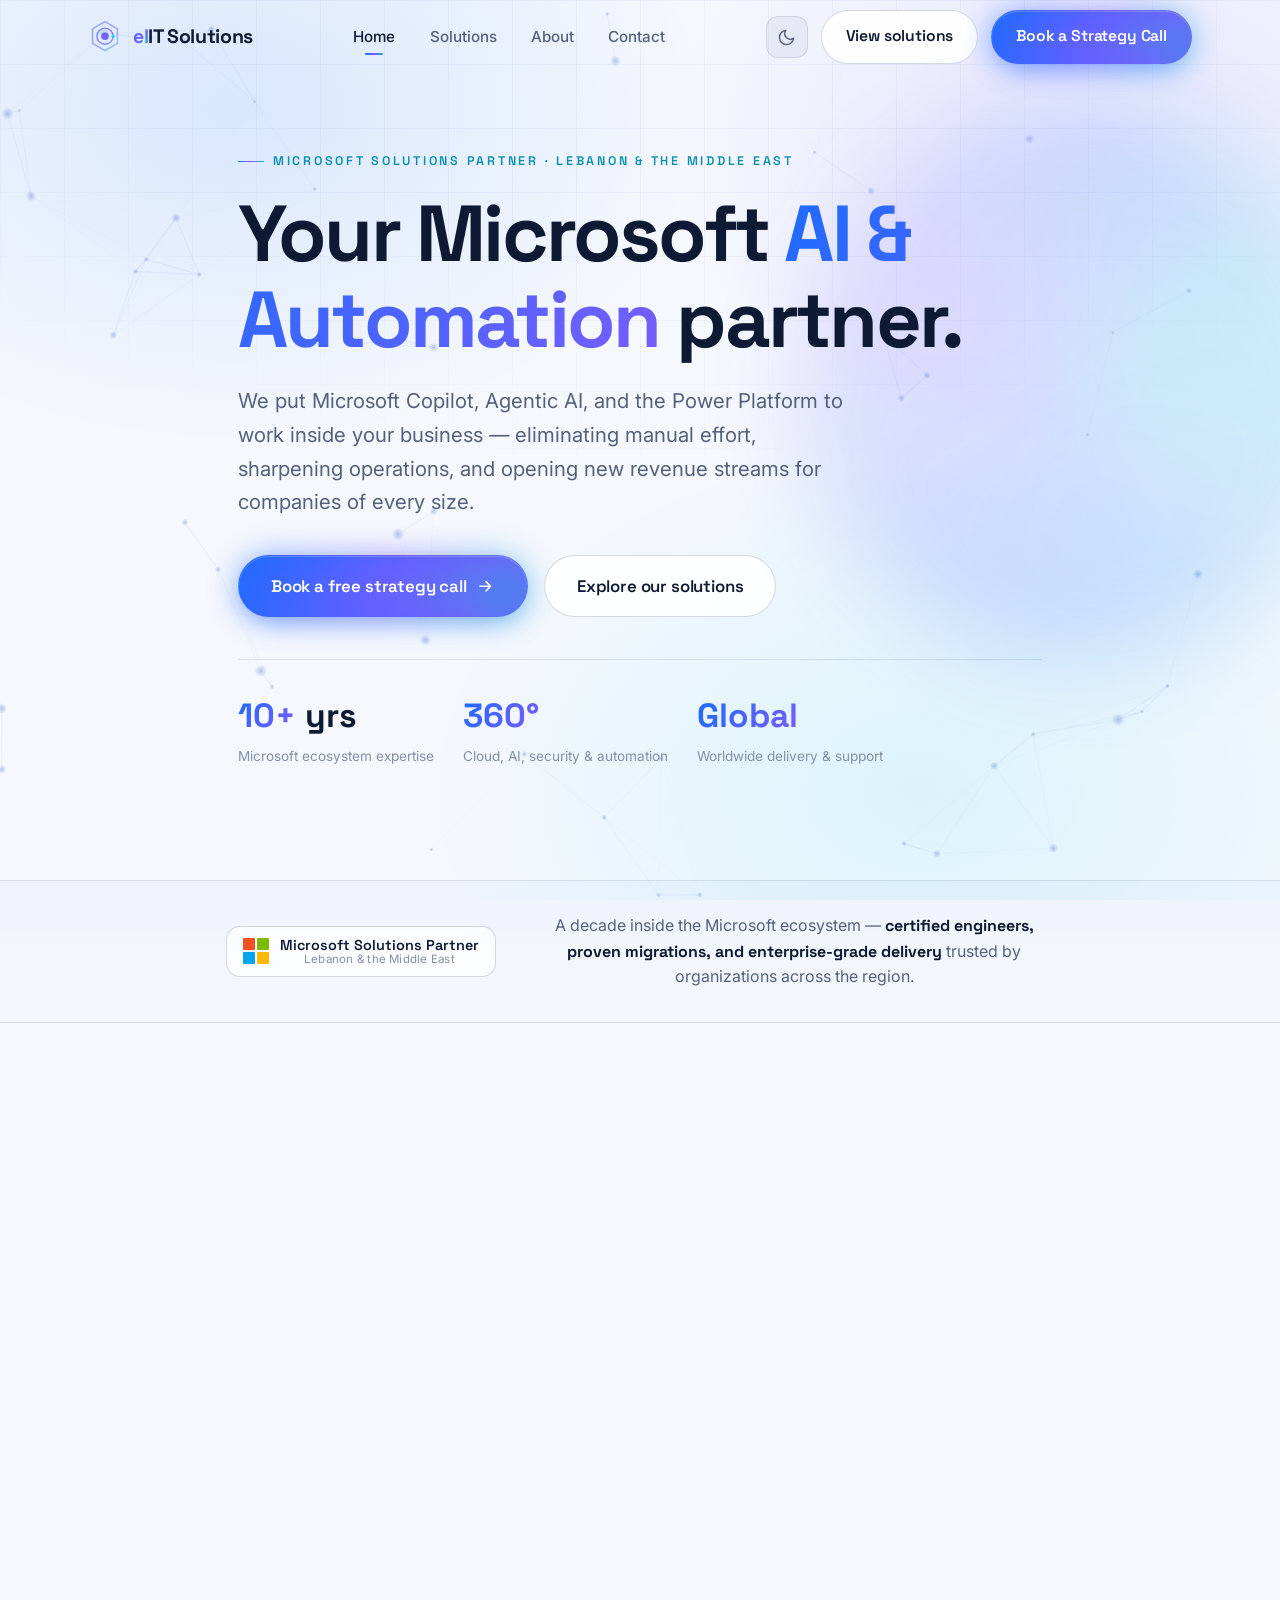
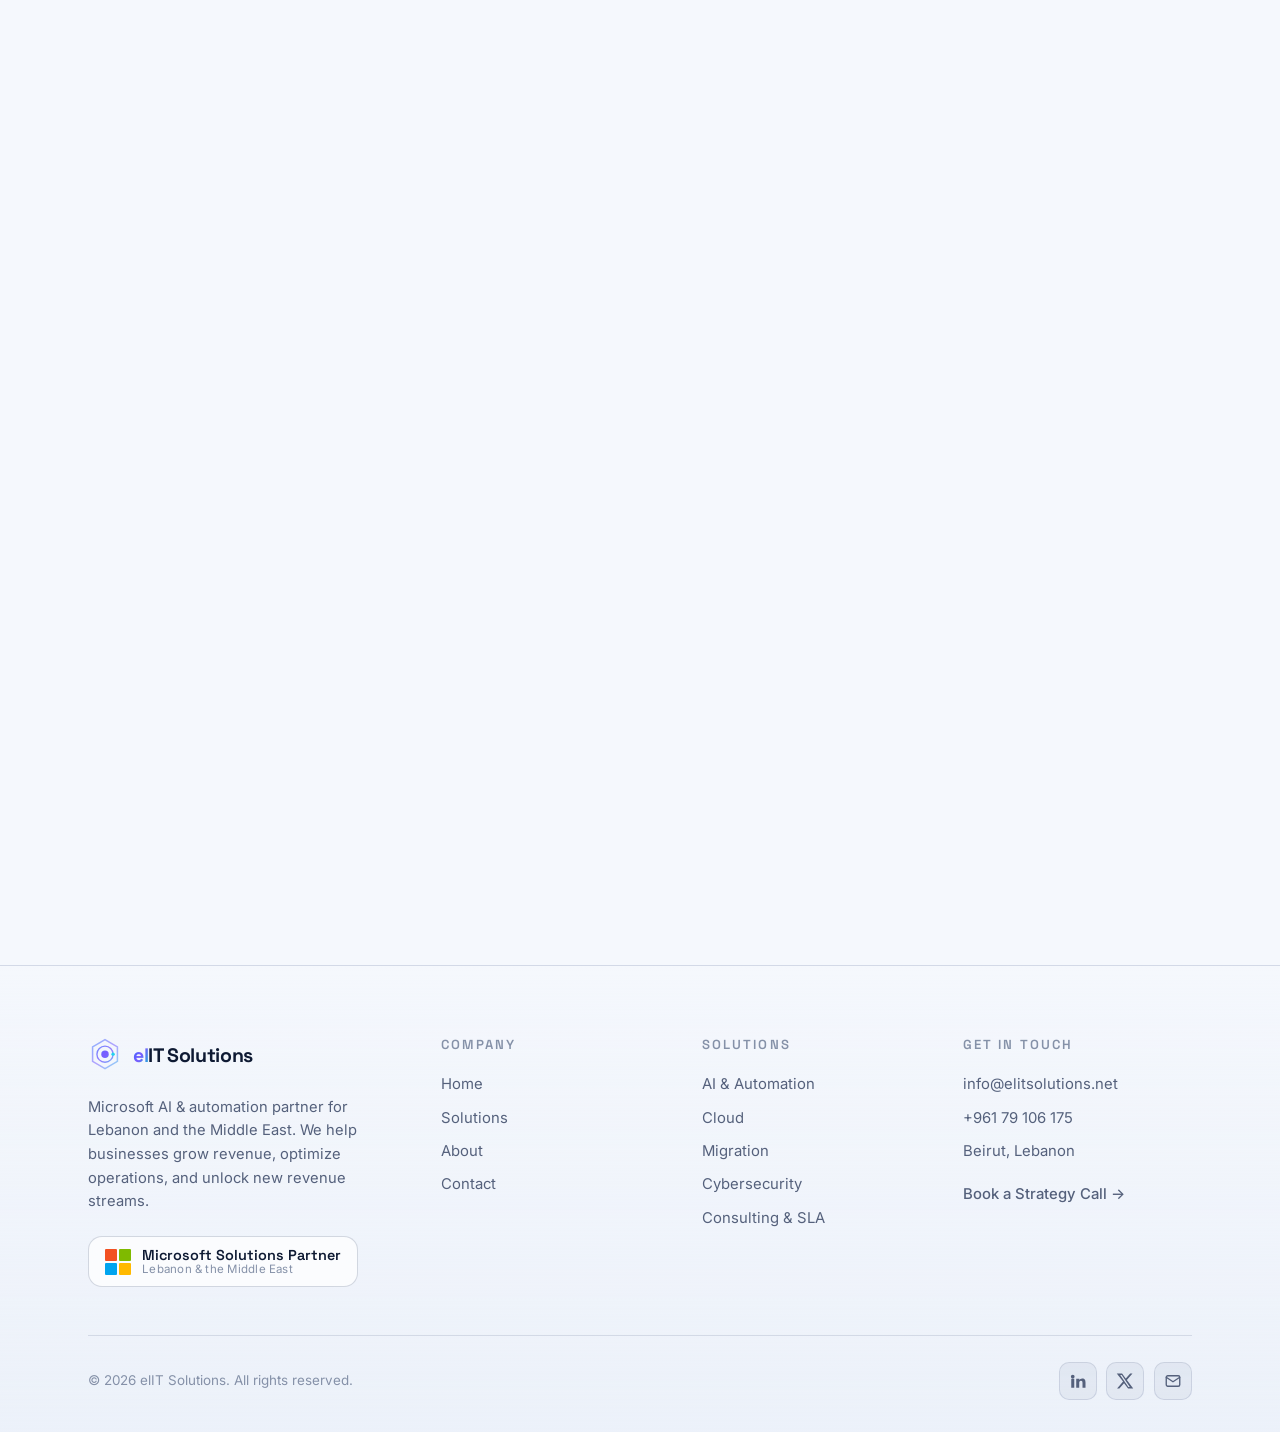
<file: index.html>
<!DOCTYPE html>
<html lang="en" data-theme="light">
<head>
  <meta charset="UTF-8" />
  <script>(function(){try{var t=localStorage.getItem('elit-theme');if(t)document.documentElement.setAttribute('data-theme',t);}catch(e){}})();</script>
  <meta name="viewport" content="width=device-width, initial-scale=1" />
  <title>elIT Solutions — Microsoft AI & Automation Partner | Lebanon & the Middle East</title>
  <meta name="description" content="elIT Solutions is a Microsoft Solutions Partner in Lebanon & the Middle East, deploying Copilot, Agentic AI, and Power Platform automation to grow revenue, cut costs, and unlock new revenue streams for businesses of every size." />
  <meta name="theme-color" content="#05060c" />
  <link rel="canonical" href="https://elitsolutions.net/" />

  <!-- Open Graph / social -->
  <meta property="og:type" content="website" />
  <meta property="og:title" content="elIT Solutions — Microsoft AI & Automation Partner" />
  <meta property="og:description" content="Copilot, Agentic AI & Power Platform automation from a Microsoft Solutions Partner in Lebanon & the Middle East. Grow revenue. Optimize operations. Unlock new revenue streams." />
  <meta property="og:image" content="assets/og-image.svg" />
  <meta property="og:url" content="https://elitsolutions.net/" />
  <meta name="twitter:card" content="summary_large_image" />
  <meta name="twitter:title" content="elIT Solutions — Microsoft AI & Automation Partner" />
  <meta name="twitter:description" content="Copilot, Agentic AI & Power Platform automation from a Microsoft Solutions Partner in Lebanon & the Middle East." />
  <meta name="twitter:image" content="assets/og-image.svg" />

  <link rel="icon" href="assets/favicon.svg" type="image/svg+xml" />
  <link rel="preconnect" href="https://fonts.googleapis.com" />
  <link rel="preconnect" href="https://fonts.gstatic.com" crossorigin />
  <link href="https://fonts.googleapis.com/css2?family=Space+Grotesk:wght@400;500;600;700&family=Inter:wght@400;500;600&display=swap" rel="stylesheet" />
  <link rel="stylesheet" href="css/styles.css?v=5" />
  <noscript><style>[data-reveal]{opacity:1 !important;transform:none !important}</style></noscript>

  <script type="application/ld+json">
  {
    "@context": "https://schema.org",
    "@type": "Organization",
    "name": "elIT Solutions",
    "description": "Microsoft Solutions Partner delivering AI integration and process automation across Lebanon and the Middle East.",
    "url": "https://elitsolutions.net/",
    "areaServed": ["Lebanon", "Middle East"],
    "knowsAbout": ["Microsoft Copilot", "Agentic AI", "Microsoft Power Platform", "Azure", "Microsoft 365", "Cybersecurity"]
  }
  </script>
</head>
<body>
  <a class="skip-link" href="#main">Skip to content</a>
  <div class="bg-atmos" aria-hidden="true"></div>
  <div class="bg-grid" aria-hidden="true"></div>
  <canvas id="neural-canvas" aria-hidden="true"></canvas>

  <!-- ===== Header ===== -->
  <header class="site-header">
    <div class="container nav">
      <a class="brand" href="index.html" aria-label="elIT Solutions home">
        <svg class="mark" viewBox="0 0 40 40" fill="none" aria-hidden="true">
          <defs>
            <linearGradient id="gm-h" x1="0" y1="0" x2="40" y2="40" gradientUnits="userSpaceOnUse">
              <stop stop-color="#2b7fff"/><stop offset=".5" stop-color="#7b5cff"/><stop offset="1" stop-color="#22d3ee"/>
            </linearGradient>
          </defs>
          <path d="M20 2 34.6 10.5V27.5L20 36 5.4 27.5V10.5L20 2Z" stroke="url(#gm-h)" stroke-width="1.8" opacity=".55"/>
          <circle cx="20" cy="19" r="4.4" fill="url(#gm-h)"/>
          <circle cx="20" cy="19" r="9.5" stroke="url(#gm-h)" stroke-width="1.6" opacity=".8"/>
          <circle cx="29.5" cy="19" r="2" fill="#22d3ee"/>
        </svg>
        <span><b class="lc">el</b>IT<b> Solutions</b></span>
      </a>

      <nav class="nav-links" aria-label="Primary">
        <a href="index.html" aria-current="page">Home</a>
        <a href="solutions.html">Solutions</a>
        <a href="about.html">About</a>
        <a href="contact.html">Contact</a>
      </nav>

      <div class="nav-cta">
        <button class="theme-toggle" data-theme-toggle type="button" aria-label="Switch to dark mode" aria-pressed="false">
          <svg class="icon-moon" viewBox="0 0 24 24" fill="none" stroke="currentColor" stroke-width="1.8" aria-hidden="true"><path d="M21 12.8A9 9 0 1 1 11.2 3a7 7 0 0 0 9.8 9.8Z" stroke-linecap="round" stroke-linejoin="round"/></svg>
          <svg class="icon-sun" viewBox="0 0 24 24" fill="none" stroke="currentColor" stroke-width="1.8" aria-hidden="true"><circle cx="12" cy="12" r="4.2"/><path d="M12 2.5v2M12 19.5v2M2.5 12h2M19.5 12h2M5.1 5.1l1.4 1.4M17.5 17.5l1.4 1.4M18.9 5.1l-1.4 1.4M6.5 17.5l-1.4 1.4" stroke-linecap="round"/></svg>
        </button>
        <a class="btn btn-ghost" href="solutions.html">View solutions</a>
        <a class="btn btn-primary" href="contact.html">Book a Strategy Call</a>
        <button class="nav-toggle" aria-label="Toggle menu" aria-expanded="false" aria-controls="primary-nav"><span></span></button>
      </div>
    </div>
  </header>

  <main id="main">
    <!-- ===== Hero ===== -->
    <section class="hero">
      <div class="hero-orb" aria-hidden="true"></div>
      <div class="container hero-inner">
        <span class="eyebrow" data-reveal>Microsoft Solutions Partner · Lebanon &amp; the Middle East</span>
        <h1 class="h-display" data-reveal data-delay="1">
          Your Microsoft <span class="grad-text">AI &amp; Automation</span> partner.
        </h1>
        <p class="lead" data-reveal data-delay="2">
          We put Microsoft Copilot, Agentic AI, and the Power Platform to work inside your business —
          eliminating manual effort, sharpening operations, and opening new revenue streams for companies of every size.
        </p>
        <div class="hero-cta" data-reveal data-delay="3">
          <a class="btn btn-primary btn-lg" href="contact.html">
            Book a free strategy call
            <svg viewBox="0 0 24 24" fill="none" stroke="currentColor" stroke-width="2"><path d="M5 12h14M13 6l6 6-6 6" stroke-linecap="round" stroke-linejoin="round"/></svg>
          </a>
          <a class="btn btn-ghost btn-lg" href="solutions.html">Explore our solutions</a>
        </div>
        <div class="hero-meta" data-reveal data-delay="4">
          <div class="stat"><b><span class="grad-text">10+</span> yrs</b><span>Microsoft ecosystem expertise</span></div>
          <div class="stat"><b><span class="grad-text">360°</span></b><span>Cloud, AI, security &amp; automation</span></div>
          <div class="stat"><b><span class="grad-text">Global</span></b><span>Worldwide delivery &amp; support</span></div>
        </div>
      </div>
    </section>

    <!-- ===== Partner strip ===== -->
    <section class="partner-strip">
      <div class="container inner">
        <div class="ms-badge">
          <span class="ms-mark" aria-hidden="true"><i></i><i></i><i></i><i></i></span>
          <span class="ms-txt"><b>Microsoft Solutions Partner</b><span>Lebanon &amp; the Middle East</span></span>
        </div>
        <p class="statement">
          A decade inside the Microsoft ecosystem — <b>certified engineers, proven migrations, and enterprise-grade delivery</b>
          trusted by organizations across the region.
        </p>
      </div>
    </section>

    <!-- ===== Flagship spotlight ===== -->
    <section class="section" aria-labelledby="flagship-h">
      <div class="container">
        <div class="section-head" data-reveal>
          <span class="eyebrow">Our flagship focus</span>
          <h2 class="h2" id="flagship-h">The two moves that put you years ahead</h2>
          <p class="lead">Everything starts with intelligence and automation. We embed Microsoft AI and the Power Platform where the work actually happens — then modernize the infrastructure around it.</p>
        </div>

        <div class="flagship-grid">
          <article class="card flagship-card" data-reveal="left">
            <span class="badge-flag">AI Integration</span>
            <h3>Copilot &amp; Agentic AI, deployed across your business</h3>
            <p>We roll out Microsoft Copilot and build autonomous AI agents that draft, analyze, respond, and act — turning your Microsoft 365 and Azure stack into a workforce multiplier.</p>
            <ul class="feat-list">
              <li><svg viewBox="0 0 24 24" fill="none" stroke="currentColor" stroke-width="2"><path d="M20 6 9 17l-5-5" stroke-linecap="round" stroke-linejoin="round"/></svg>Copilot for Microsoft 365, adoption &amp; governance</li>
              <li><svg viewBox="0 0 24 24" fill="none" stroke="currentColor" stroke-width="2"><path d="M20 6 9 17l-5-5" stroke-linecap="round" stroke-linejoin="round"/></svg>Custom AI agents on Azure AI &amp; Copilot Studio</li>
              <li><svg viewBox="0 0 24 24" fill="none" stroke="currentColor" stroke-width="2"><path d="M20 6 9 17l-5-5" stroke-linecap="round" stroke-linejoin="round"/></svg>Secure, compliant data grounding on your own tenant</li>
            </ul>
            <div class="spacer"></div>
            <a class="link-arrow" href="solutions.html#flagship">See how it drives revenue <svg viewBox="0 0 24 24" fill="none" stroke="currentColor" stroke-width="2"><path d="M5 12h14M13 6l6 6-6 6" stroke-linecap="round" stroke-linejoin="round"/></svg></a>
          </article>

          <article class="card flagship-card" data-reveal="right">
            <span class="badge-flag">Process Automation</span>
            <h3>Power Platform that eliminates the manual work</h3>
            <p>Power Automate, Power Apps, and Power BI replace repetitive tasks, spreadsheets, and hand-offs with automated flows, low-code apps, and live dashboards — built on the tools you already own.</p>
            <ul class="feat-list">
              <li><svg viewBox="0 0 24 24" fill="none" stroke="currentColor" stroke-width="2"><path d="M20 6 9 17l-5-5" stroke-linecap="round" stroke-linejoin="round"/></svg>Automated workflows &amp; approvals with Power Automate</li>
              <li><svg viewBox="0 0 24 24" fill="none" stroke="currentColor" stroke-width="2"><path d="M20 6 9 17l-5-5" stroke-linecap="round" stroke-linejoin="round"/></svg>Low-code business apps with Power Apps</li>
              <li><svg viewBox="0 0 24 24" fill="none" stroke="currentColor" stroke-width="2"><path d="M20 6 9 17l-5-5" stroke-linecap="round" stroke-linejoin="round"/></svg>Real-time decision dashboards with Power BI</li>
            </ul>
            <div class="spacer"></div>
            <a class="link-arrow" href="solutions.html#flagship">Explore Power Platform <svg viewBox="0 0 24 24" fill="none" stroke="currentColor" stroke-width="2"><path d="M5 12h14M13 6l6 6-6 6" stroke-linecap="round" stroke-linejoin="round"/></svg></a>
          </article>
        </div>
      </div>
    </section>

    <!-- ===== Outcomes band ===== -->
    <section class="section" style="padding-top:0" aria-labelledby="outcomes-h">
      <div class="container">
        <div class="section-head center" data-reveal>
          <span class="eyebrow" style="justify-content:center">Business outcomes first</span>
          <h2 class="h2" id="outcomes-h">Technology is the method. Growth is the point.</h2>
        </div>
        <div class="grid cols-4">
          <article class="card outcome" data-reveal>
            <span class="num">01</span><h3>Grow Revenue</h3>
            <p>AI-assisted sales, service, and delivery help your teams close more, faster — and reach customers you couldn't before.</p>
          </article>
          <article class="card outcome" data-reveal data-delay="1">
            <span class="num">02</span><h3>Optimize Operations</h3>
            <p>Automate manual, repetitive work so your people focus on judgment, relationships, and high-value output.</p>
          </article>
          <article class="card outcome" data-reveal data-delay="2">
            <span class="num">03</span><h3>Unlock New Revenue Streams</h3>
            <p>Turn data and Microsoft AI into new services, products, and digital offerings your competitors don't have yet.</p>
          </article>
          <article class="card outcome" data-reveal data-delay="3">
            <span class="num">04</span><h3>Enterprise-Grade Security</h3>
            <p>Every solution ships with a Zero Trust security layer — Microsoft Defender, identity protection, and compliance built in.</p>
          </article>
        </div>
      </div>
    </section>

    <!-- ===== Full portfolio preview ===== -->
    <section class="section" style="padding-top:0" aria-labelledby="portfolio-h">
      <div class="container">
        <div class="section-head" data-reveal>
          <span class="eyebrow">The full portfolio</span>
          <h2 class="h2" id="portfolio-h">A complete Microsoft-first stack behind the flagship</h2>
          <p class="lead">AI and automation lead — and a full engineering practice stands behind them, from cloud and migration to on-premises, security, and ongoing support.</p>
        </div>

        <div class="grid cols-3">
          <!-- Cloud -->
          <article class="card sol-card" data-reveal>
            <div class="card-icon"><svg viewBox="0 0 24 24" fill="none" stroke="currentColor" stroke-width="1.8"><path d="M17.5 19a4.5 4.5 0 0 0 .5-8.97A6 6 0 0 0 6.34 9.5 4 4 0 0 0 7 19h10.5Z" stroke-linecap="round" stroke-linejoin="round"/></svg></div>
            <h3>Cloud Solutions</h3>
            <ul><li>Office 365 Enterprise Apps</li><li>Azure Migration &amp; Azure AD</li><li>Desktop virtualization (AVD)</li><li>App &amp; workload hosting</li></ul>
            <a class="link-arrow" href="solutions.html#cloud">Learn more <svg viewBox="0 0 24 24" fill="none" stroke="currentColor" stroke-width="2"><path d="M5 12h14M13 6l6 6-6 6" stroke-linecap="round" stroke-linejoin="round"/></svg></a>
          </article>

          <!-- Migration -->
          <article class="card sol-card" data-reveal data-delay="1">
            <div class="card-icon"><svg viewBox="0 0 24 24" fill="none" stroke="currentColor" stroke-width="1.8"><path d="M4 7h13m0 0-4-4m4 4-4 4M20 17H7m0 0 4-4m-4 4 4 4" stroke-linecap="round" stroke-linejoin="round"/></svg></div>
            <h3>Migration Solutions</h3>
            <ul><li>AD-to-AD migration</li><li>Tenant-to-tenant migration</li><li>Exchange to Microsoft 365</li><li>SharePoint migration</li></ul>
            <a class="link-arrow" href="solutions.html#migration">Learn more <svg viewBox="0 0 24 24" fill="none" stroke="currentColor" stroke-width="2"><path d="M5 12h14M13 6l6 6-6 6" stroke-linecap="round" stroke-linejoin="round"/></svg></a>
          </article>

          <!-- On-Premises -->
          <article class="card sol-card" data-reveal data-delay="2">
            <div class="card-icon"><svg viewBox="0 0 24 24" fill="none" stroke="currentColor" stroke-width="1.8"><rect x="3" y="4" width="18" height="6" rx="1.5"/><rect x="3" y="14" width="18" height="6" rx="1.5"/><path d="M7 7h.01M7 17h.01" stroke-linecap="round"/></svg></div>
            <h3>On-Premises Solutions</h3>
            <ul><li>Identity &amp; directory services</li><li>Microsoft Exchange</li><li>Data management &amp; storage</li><li>SQL Server AlwaysOn</li></ul>
            <a class="link-arrow" href="solutions.html#onprem">Learn more <svg viewBox="0 0 24 24" fill="none" stroke="currentColor" stroke-width="2"><path d="M5 12h14M13 6l6 6-6 6" stroke-linecap="round" stroke-linejoin="round"/></svg></a>
          </article>

          <!-- Cybersecurity -->
          <article class="card sol-card" data-reveal>
            <div class="card-icon"><svg viewBox="0 0 24 24" fill="none" stroke="currentColor" stroke-width="1.8"><path d="M12 3 5 6v5c0 4.4 3 8.5 7 10 4-1.5 7-5.6 7-10V6l-7-3Z" stroke-linecap="round" stroke-linejoin="round"/><path d="m9 12 2 2 4-4" stroke-linecap="round" stroke-linejoin="round"/></svg></div>
            <h3>Cybersecurity Solutions</h3>
            <ul><li>Intune deployment &amp; adoption</li><li>JAMF for macOS &amp; iOS</li><li>Defender for Endpoint, Identity, O365</li><li>Identity &amp; access management</li></ul>
            <a class="link-arrow" href="solutions.html#security">Learn more <svg viewBox="0 0 24 24" fill="none" stroke="currentColor" stroke-width="2"><path d="M5 12h14M13 6l6 6-6 6" stroke-linecap="round" stroke-linejoin="round"/></svg></a>
          </article>

          <!-- Consulting -->
          <article class="card sol-card" data-reveal data-delay="1">
            <div class="card-icon"><svg viewBox="0 0 24 24" fill="none" stroke="currentColor" stroke-width="1.8"><path d="M12 3v2M12 19v2M5 12H3M21 12h-2M6.3 6.3 4.9 4.9M19.1 19.1l-1.4-1.4M17.7 6.3l1.4-1.4M4.9 19.1l1.4-1.4" stroke-linecap="round"/><circle cx="12" cy="12" r="3.4"/></svg></div>
            <h3>Consulting &amp; SLA Services</h3>
            <ul><li>IT consulting &amp; strategy</li><li>Resource optimization</li><li>Process automation advisory</li><li>Flexible support agreements</li></ul>
            <a class="link-arrow" href="solutions.html#consulting">Learn more <svg viewBox="0 0 24 24" fill="none" stroke="currentColor" stroke-width="2"><path d="M5 12h14M13 6l6 6-6 6" stroke-linecap="round" stroke-linejoin="round"/></svg></a>
          </article>

          <!-- CTA card -->
          <article class="card sol-card" data-reveal data-delay="2" style="background:var(--surface-glass-strong)">
            <div class="card-icon"><svg viewBox="0 0 24 24" fill="none" stroke="currentColor" stroke-width="1.8"><path d="M12 2v4M12 18v4M2 12h4M18 12h4" stroke-linecap="round"/><circle cx="12" cy="12" r="5"/><circle cx="12" cy="12" r="1.6" fill="currentColor"/></svg></div>
            <h3>Not sure where to start?</h3>
            <p>Tell us your goals. We'll map the fastest path to revenue and efficiency across your Microsoft estate — and lead with AI where it pays off first.</p>
            <div class="spacer" style="flex:1"></div>
            <a class="btn btn-primary" href="contact.html" style="margin-top:1.2rem">Talk to an expert</a>
          </article>
        </div>
      </div>
    </section>

    <!-- ===== Why elIT ===== -->
    <section class="section" style="padding-top:0" aria-labelledby="why-h">
      <div class="container split">
        <div data-reveal>
          <span class="eyebrow">Why elIT Solutions</span>
          <h2 class="h2" id="why-h" style="margin-block:1rem 1.4rem">Regional expertise, delivered end-to-end</h2>
          <p class="lead" style="margin-bottom:.5rem">We're not a reseller. We're the engineering team that designs, migrates, secures, and supports your Microsoft environment — with AI and automation at the core.</p>
          <div class="hero-cta"><a class="btn btn-ghost" href="about.html">More about us</a></div>
        </div>
        <div data-reveal data-delay="1">
          <div class="feature-row">
            <div class="fr-icon"><svg viewBox="0 0 24 24" fill="none" stroke="currentColor" stroke-width="1.8"><path d="M12 21s-7-4.5-7-10a7 7 0 0 1 14 0c0 5.5-7 10-7 10Z"/><circle cx="12" cy="11" r="2.5"/></svg></div>
            <div><h3>Regional Microsoft expertise</h3><p>Deep, certified skills across Azure, Microsoft 365, and the Power Platform — with delivery tuned to Lebanon and the wider Middle East.</p></div>
          </div>
          <div class="feature-row">
            <div class="fr-icon"><svg viewBox="0 0 24 24" fill="none" stroke="currentColor" stroke-width="1.8"><path d="M4 7h16M4 12h16M4 17h10" stroke-linecap="round"/></svg></div>
            <div><h3>End-to-end delivery</h3><p>From strategy and architecture to migration, security, and support — one accountable team owns the whole journey.</p></div>
          </div>
          <div class="feature-row">
            <div class="fr-icon"><svg viewBox="0 0 24 24" fill="none" stroke="currentColor" stroke-width="1.8"><path d="M12 8v4l3 2" stroke-linecap="round" stroke-linejoin="round"/><circle cx="12" cy="12" r="9"/></svg></div>
            <div><h3>Flexible SLAs</h3><p>Support agreements that flex to your environment and budget — proactive, responsive, and built around your operations.</p></div>
          </div>
          <div class="feature-row">
            <div class="fr-icon"><svg viewBox="0 0 24 24" fill="none" stroke="currentColor" stroke-width="1.8"><path d="M4 7h13m0 0-4-4m4 4-4 4M20 17H7m0 0 4-4m-4 4 4 4" stroke-linecap="round" stroke-linejoin="round"/></svg></div>
            <div><h3>Proven infrastructure migrations</h3><p>Complex AD, Exchange, and tenant migrations completed cleanly — using the same top-tier tooling the enterprise relies on.</p></div>
          </div>
        </div>
      </div>
    </section>

    <!-- ===== Social proof ===== -->
    <section class="section" style="padding-top:0" aria-labelledby="proof-h">
      <div class="container">
        <div class="section-head center" data-reveal>
          <span class="eyebrow" style="justify-content:center">Trusted across the region</span>
          <h2 class="h2" id="proof-h">Results our clients can measure</h2>
        </div>

        <div class="grid cols-3" style="margin-bottom:3rem">
          <article class="card quote-card" data-reveal>
            <div class="stars" aria-label="5 out of 5">
              <svg viewBox="0 0 24 24" fill="currentColor"><path d="m12 2 3 6.5 7 .8-5.2 4.7L18 21l-6-3.4L6 21l1.2-7L2 9.3l7-.8L12 2Z"/></svg>
              <svg viewBox="0 0 24 24" fill="currentColor"><path d="m12 2 3 6.5 7 .8-5.2 4.7L18 21l-6-3.4L6 21l1.2-7L2 9.3l7-.8L12 2Z"/></svg>
              <svg viewBox="0 0 24 24" fill="currentColor"><path d="m12 2 3 6.5 7 .8-5.2 4.7L18 21l-6-3.4L6 21l1.2-7L2 9.3l7-.8L12 2Z"/></svg>
              <svg viewBox="0 0 24 24" fill="currentColor"><path d="m12 2 3 6.5 7 .8-5.2 4.7L18 21l-6-3.4L6 21l1.2-7L2 9.3l7-.8L12 2Z"/></svg>
              <svg viewBox="0 0 24 24" fill="currentColor"><path d="m12 2 3 6.5 7 .8-5.2 4.7L18 21l-6-3.4L6 21l1.2-7L2 9.3l7-.8L12 2Z"/></svg>
            </div>
            <blockquote>"elIT rolled out Copilot and automated our approvals in weeks. Our teams now spend time on clients, not paperwork."</blockquote>
            <div class="who"><span class="avatar">OD</span><div><b>Operations Director</b><span>Regional distribution group</span></div></div>
          </article>
          <article class="card quote-card" data-reveal data-delay="1">
            <div class="stars" aria-label="5 out of 5">
              <svg viewBox="0 0 24 24" fill="currentColor"><path d="m12 2 3 6.5 7 .8-5.2 4.7L18 21l-6-3.4L6 21l1.2-7L2 9.3l7-.8L12 2Z"/></svg>
              <svg viewBox="0 0 24 24" fill="currentColor"><path d="m12 2 3 6.5 7 .8-5.2 4.7L18 21l-6-3.4L6 21l1.2-7L2 9.3l7-.8L12 2Z"/></svg>
              <svg viewBox="0 0 24 24" fill="currentColor"><path d="m12 2 3 6.5 7 .8-5.2 4.7L18 21l-6-3.4L6 21l1.2-7L2 9.3l7-.8L12 2Z"/></svg>
              <svg viewBox="0 0 24 24" fill="currentColor"><path d="m12 2 3 6.5 7 .8-5.2 4.7L18 21l-6-3.4L6 21l1.2-7L2 9.3l7-.8L12 2Z"/></svg>
              <svg viewBox="0 0 24 24" fill="currentColor"><path d="m12 2 3 6.5 7 .8-5.2 4.7L18 21l-6-3.4L6 21l1.2-7L2 9.3l7-.8L12 2Z"/></svg>
            </div>
            <blockquote>"The Exchange-to-Microsoft 365 migration was seamless — zero downtime and a security posture we didn't have before."</blockquote>
            <div class="who"><span class="avatar">IT</span><div><b>IT Manager</b><span>Financial services firm</span></div></div>
          </article>
          <article class="card quote-card" data-reveal data-delay="2">
            <div class="stars" aria-label="5 out of 5">
              <svg viewBox="0 0 24 24" fill="currentColor"><path d="m12 2 3 6.5 7 .8-5.2 4.7L18 21l-6-3.4L6 21l1.2-7L2 9.3l7-.8L12 2Z"/></svg>
              <svg viewBox="0 0 24 24" fill="currentColor"><path d="m12 2 3 6.5 7 .8-5.2 4.7L18 21l-6-3.4L6 21l1.2-7L2 9.3l7-.8L12 2Z"/></svg>
              <svg viewBox="0 0 24 24" fill="currentColor"><path d="m12 2 3 6.5 7 .8-5.2 4.7L18 21l-6-3.4L6 21l1.2-7L2 9.3l7-.8L12 2Z"/></svg>
              <svg viewBox="0 0 24 24" fill="currentColor"><path d="m12 2 3 6.5 7 .8-5.2 4.7L18 21l-6-3.4L6 21l1.2-7L2 9.3l7-.8L12 2Z"/></svg>
              <svg viewBox="0 0 24 24" fill="currentColor"><path d="m12 2 3 6.5 7 .8-5.2 4.7L18 21l-6-3.4L6 21l1.2-7L2 9.3l7-.8L12 2Z"/></svg>
            </div>
            <blockquote>"A Power BI layer gave leadership real-time visibility for the first time. Decisions are faster and better."</blockquote>
            <div class="who"><span class="avatar">CE</span><div><b>Chief Executive</b><span>Manufacturing &amp; logistics</span></div></div>
          </article>
        </div>

        <p class="text-center" style="color:var(--text-dim); font-size:.82rem; letter-spacing:.14em; text-transform:uppercase; margin-bottom:1.5rem" data-reveal>Built on the platforms you trust</p>
        <div class="logo-row" data-reveal>
          <span class="logo-item"><span class="ms-mark" style="display:grid; grid-template-columns:1fr 1fr; gap:2px; width:20px; height:20px" aria-hidden="true"><i style="background:#f25022;border-radius:1px"></i><i style="background:#7fba00;border-radius:1px"></i><i style="background:#00a4ef;border-radius:1px"></i><i style="background:#ffb900;border-radius:1px"></i></span>Microsoft 365</span>
          <span class="logo-item">Microsoft Azure</span>
          <span class="logo-item">Copilot</span>
          <span class="logo-item">Power Platform</span>
          <span class="logo-item">Microsoft Defender</span>
          <span class="logo-item">Microsoft Intune</span>
        </div>
      </div>
    </section>

    <!-- ===== Closing CTA ===== -->
    <section class="section cta-band" aria-labelledby="cta-h">
      <div class="container">
        <div class="cta-panel" data-reveal>
          <span class="eyebrow" style="justify-content:center">Let's build what's next</span>
          <h2 class="h1" id="cta-h" style="margin-top:1rem">Ready to put Microsoft AI &amp; automation to work?</h2>
          <p class="lead">Book a free strategy call. We'll show you exactly where Copilot, Agentic AI, and the Power Platform move the needle first — no obligation.</p>
          <div class="hero-cta">
            <a class="btn btn-primary btn-lg" href="contact.html">Book a free strategy call
              <svg viewBox="0 0 24 24" fill="none" stroke="currentColor" stroke-width="2"><path d="M5 12h14M13 6l6 6-6 6" stroke-linecap="round" stroke-linejoin="round"/></svg></a>
            <a class="btn btn-ghost btn-lg" href="solutions.html">See all solutions</a>
          </div>
        </div>
      </div>
    </section>
  </main>

  <!-- ===== Footer ===== -->
  <footer class="site-footer">
    <div class="container">
      <div class="footer-top">
        <div class="footer-brand">
          <a class="brand" href="index.html" aria-label="elIT Solutions home">
            <svg class="mark" viewBox="0 0 40 40" fill="none" aria-hidden="true">
              <defs><linearGradient id="gm-f" x1="0" y1="0" x2="40" y2="40" gradientUnits="userSpaceOnUse"><stop stop-color="#2b7fff"/><stop offset=".5" stop-color="#7b5cff"/><stop offset="1" stop-color="#22d3ee"/></linearGradient></defs>
              <path d="M20 2 34.6 10.5V27.5L20 36 5.4 27.5V10.5L20 2Z" stroke="url(#gm-f)" stroke-width="1.8" opacity=".55"/>
              <circle cx="20" cy="19" r="4.4" fill="url(#gm-f)"/>
              <circle cx="20" cy="19" r="9.5" stroke="url(#gm-f)" stroke-width="1.6" opacity=".8"/>
              <circle cx="29.5" cy="19" r="2" fill="#22d3ee"/>
            </svg>
            <span><b class="lc">el</b>IT<b> Solutions</b></span>
          </a>
          <p>Microsoft AI &amp; automation partner for Lebanon and the Middle East. We help businesses grow revenue, optimize operations, and unlock new revenue streams.</p>
          <div class="ms-badge">
            <span class="ms-mark" aria-hidden="true"><i></i><i></i><i></i><i></i></span>
            <span class="ms-txt"><b>Microsoft Solutions Partner</b><span>Lebanon &amp; the Middle East</span></span>
          </div>
        </div>
        <div class="footer-col">
          <h4>Company</h4>
          <a href="index.html">Home</a>
          <a href="solutions.html">Solutions</a>
          <a href="about.html">About</a>
          <a href="contact.html">Contact</a>
        </div>
        <div class="footer-col">
          <h4>Solutions</h4>
          <a href="solutions.html#flagship">AI &amp; Automation</a>
          <a href="solutions.html#cloud">Cloud</a>
          <a href="solutions.html#migration">Migration</a>
          <a href="solutions.html#security">Cybersecurity</a>
          <a href="solutions.html#consulting">Consulting &amp; SLA</a>
        </div>
        <div class="footer-col">
          <h4>Get in touch</h4>
          <a href="mailto:info@elitsolutions.net">info@elitsolutions.net</a>
          <a href="tel:+96179106175">+961 79 106 175</a>
          <a href="contact.html">Beirut, Lebanon</a>
          <a href="contact.html" class="badge-inline" style="margin-top:.6rem">Book a Strategy Call →</a>
        </div>
      </div>
      <div class="footer-bottom">
        <p>© <span data-year>2025</span> elIT Solutions. All rights reserved.</p>
        <div class="socials">
          <a href="#" aria-label="LinkedIn"><svg viewBox="0 0 24 24" fill="currentColor"><path d="M4.98 3.5a2.5 2.5 0 1 1 0 5 2.5 2.5 0 0 1 0-5ZM3 9h4v12H3V9Zm7 0h3.8v1.7h.05c.53-1 1.83-2.05 3.77-2.05C21.4 8.65 22 11 22 14.1V21h-4v-6.1c0-1.46-.03-3.33-2.03-3.33-2.03 0-2.34 1.58-2.34 3.22V21h-4V9Z"/></svg></a>
          <a href="#" aria-label="X"><svg viewBox="0 0 24 24" fill="currentColor"><path d="M18.9 2H22l-7.5 8.6L23 22h-6.9l-5.4-7-6.2 7H1.4l8-9.2L1 2h7.1l4.9 6.5L18.9 2Zm-2.4 18h1.9L7.6 4H5.6l10.9 16Z"/></svg></a>
          <a href="mailto:info@elitsolutions.net" aria-label="Email"><svg viewBox="0 0 24 24" fill="none" stroke="currentColor" stroke-width="1.8"><rect x="3" y="5" width="18" height="14" rx="2"/><path d="m3 7 9 6 9-6" stroke-linecap="round" stroke-linejoin="round"/></svg></a>
        </div>
      </div>
    </div>
  </footer>

  <script src="js/main.js?v=5" defer></script>
</body>
</html>
</file>
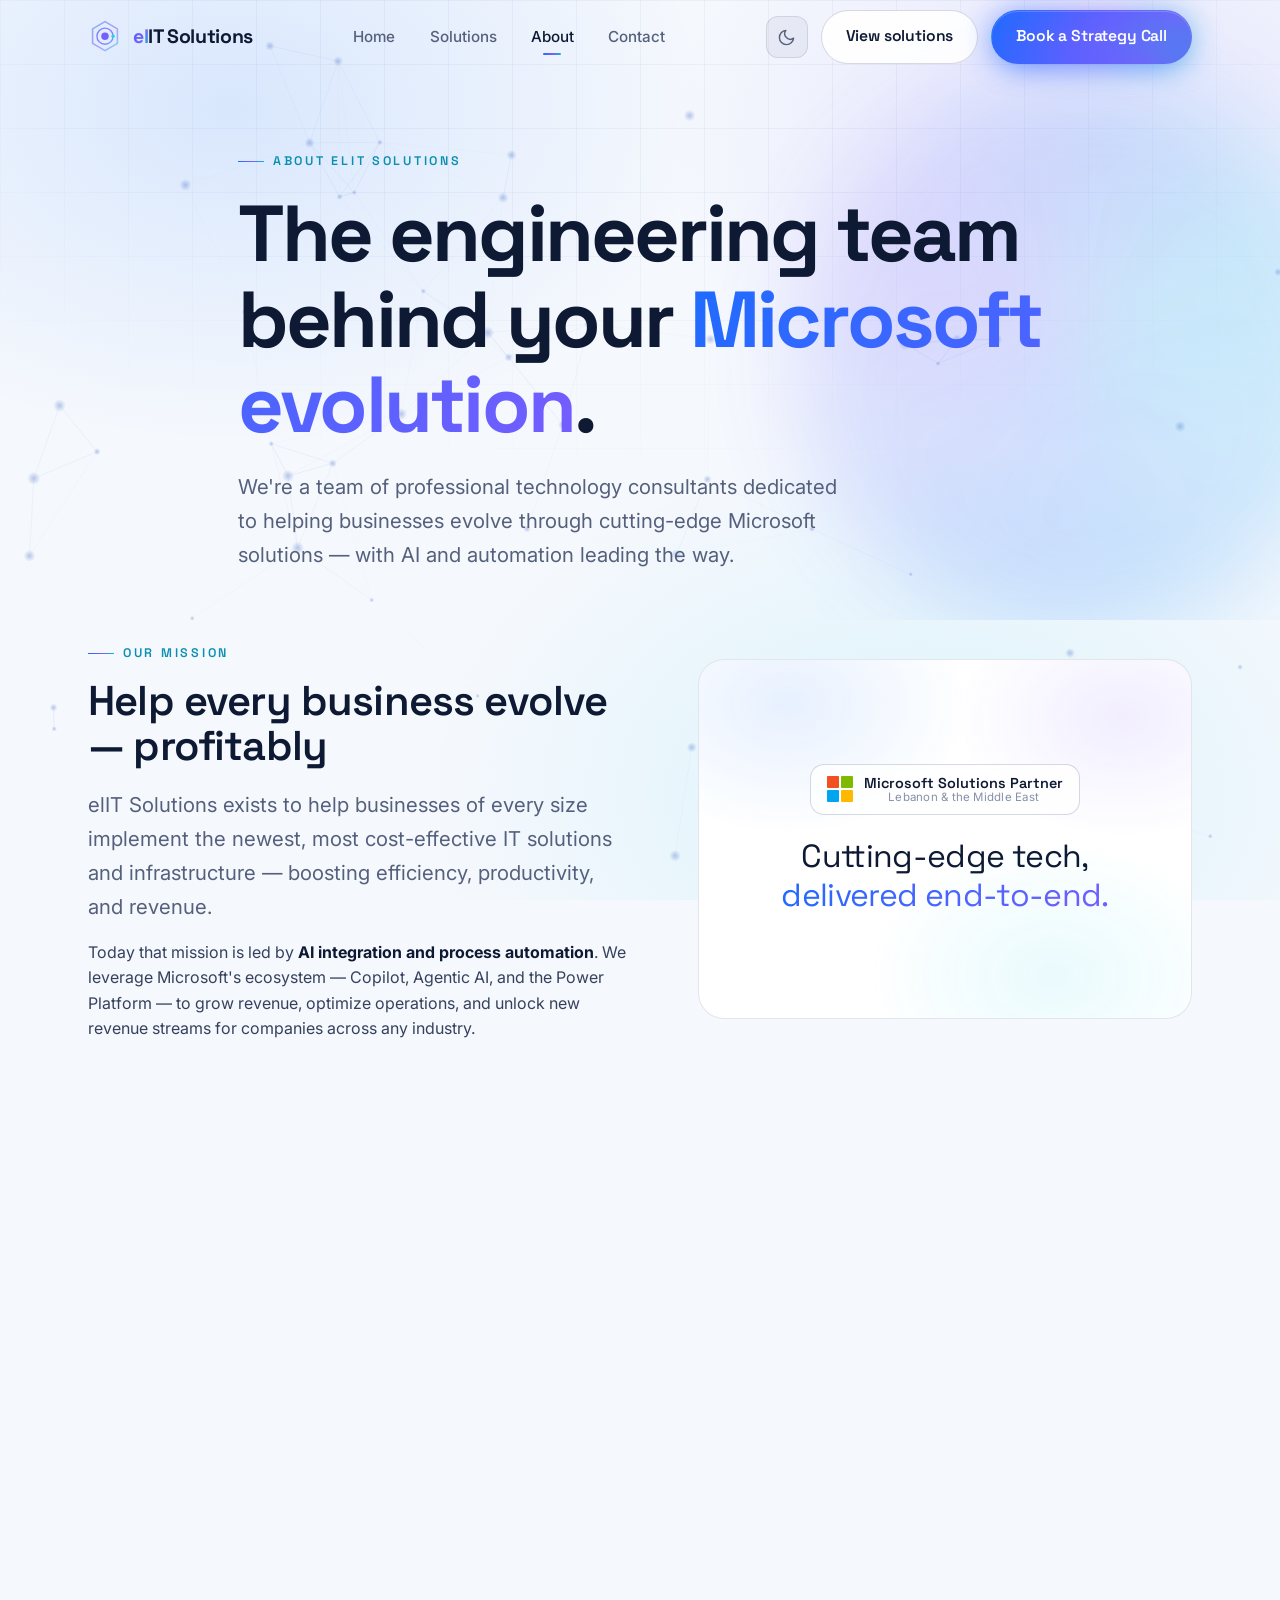
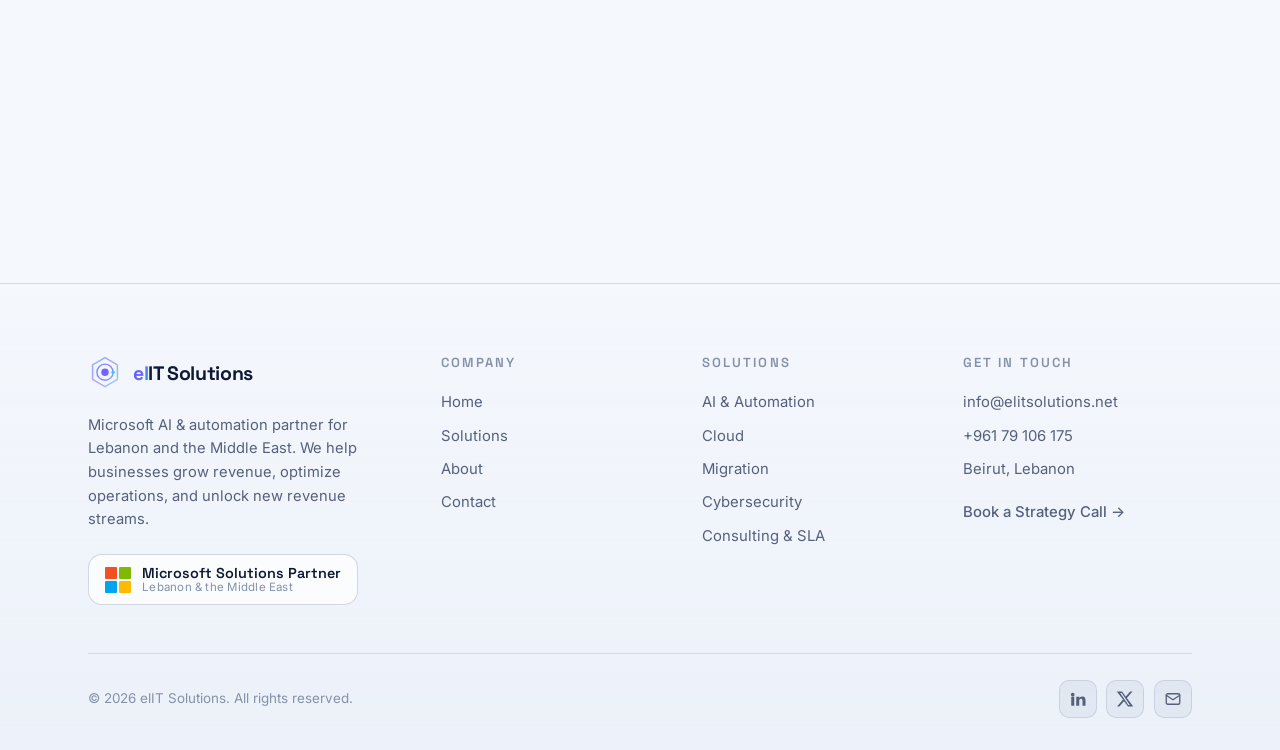
<file: about.html>
<!DOCTYPE html>
<html lang="en" data-theme="light">
<head>
  <meta charset="UTF-8" />
  <script>(function(){try{var t=localStorage.getItem('elit-theme');if(t)document.documentElement.setAttribute('data-theme',t);}catch(e){}})();</script>
  <meta name="viewport" content="width=device-width, initial-scale=1" />
  <title>About elIT Solutions — Microsoft Solutions Partner in Lebanon & the Middle East</title>
  <meta name="description" content="elIT Solutions is a team of Microsoft-certified technology consultants in Lebanon, delivering AI integration, automation, cloud, and security across the Middle East for over a decade." />
  <meta name="theme-color" content="#05060c" />
  <link rel="canonical" href="https://elitsolutions.net/about.html" />
  <meta property="og:type" content="website" />
  <meta property="og:title" content="About elIT Solutions" />
  <meta property="og:description" content="A Microsoft Solutions Partner delivering AI, automation, cloud, and security across Lebanon and the Middle East." />
  <meta property="og:image" content="assets/og-image.svg" />
  <meta property="og:url" content="https://elitsolutions.net/about.html" />
  <meta name="twitter:card" content="summary_large_image" />
  <meta name="twitter:image" content="assets/og-image.svg" />
  <link rel="icon" href="assets/favicon.svg" type="image/svg+xml" />
  <link rel="preconnect" href="https://fonts.googleapis.com" />
  <link rel="preconnect" href="https://fonts.gstatic.com" crossorigin />
  <link href="https://fonts.googleapis.com/css2?family=Space+Grotesk:wght@400;500;600;700&family=Inter:wght@400;500;600&display=swap" rel="stylesheet" />
  <link rel="stylesheet" href="css/styles.css?v=5" />
  <noscript><style>[data-reveal]{opacity:1 !important;transform:none !important}</style></noscript>
</head>
<body>
  <a class="skip-link" href="#main">Skip to content</a>
  <div class="bg-atmos" aria-hidden="true"></div>
  <div class="bg-grid" aria-hidden="true"></div>
  <canvas id="neural-canvas" aria-hidden="true"></canvas>

  <header class="site-header">
    <div class="container nav">
      <a class="brand" href="index.html" aria-label="elIT Solutions home">
        <svg class="mark" viewBox="0 0 40 40" fill="none" aria-hidden="true">
          <defs><linearGradient id="gm-h" x1="0" y1="0" x2="40" y2="40" gradientUnits="userSpaceOnUse"><stop stop-color="#2b7fff"/><stop offset=".5" stop-color="#7b5cff"/><stop offset="1" stop-color="#22d3ee"/></linearGradient></defs>
          <path d="M20 2 34.6 10.5V27.5L20 36 5.4 27.5V10.5L20 2Z" stroke="url(#gm-h)" stroke-width="1.8" opacity=".55"/>
          <circle cx="20" cy="19" r="4.4" fill="url(#gm-h)"/><circle cx="20" cy="19" r="9.5" stroke="url(#gm-h)" stroke-width="1.6" opacity=".8"/><circle cx="29.5" cy="19" r="2" fill="#22d3ee"/>
        </svg>
        <span><b class="lc">el</b>IT<b> Solutions</b></span>
      </a>
      <nav class="nav-links" aria-label="Primary">
        <a href="index.html">Home</a>
        <a href="solutions.html">Solutions</a>
        <a href="about.html" aria-current="page">About</a>
        <a href="contact.html">Contact</a>
      </nav>
      <div class="nav-cta">
        <button class="theme-toggle" data-theme-toggle type="button" aria-label="Switch to dark mode" aria-pressed="false">
          <svg class="icon-moon" viewBox="0 0 24 24" fill="none" stroke="currentColor" stroke-width="1.8" aria-hidden="true"><path d="M21 12.8A9 9 0 1 1 11.2 3a7 7 0 0 0 9.8 9.8Z" stroke-linecap="round" stroke-linejoin="round"/></svg>
          <svg class="icon-sun" viewBox="0 0 24 24" fill="none" stroke="currentColor" stroke-width="1.8" aria-hidden="true"><circle cx="12" cy="12" r="4.2"/><path d="M12 2.5v2M12 19.5v2M2.5 12h2M19.5 12h2M5.1 5.1l1.4 1.4M17.5 17.5l1.4 1.4M18.9 5.1l-1.4 1.4M6.5 17.5l-1.4 1.4" stroke-linecap="round"/></svg>
        </button>
        <a class="btn btn-ghost" href="solutions.html">View solutions</a>
        <a class="btn btn-primary" href="contact.html">Book a Strategy Call</a>
        <button class="nav-toggle" aria-label="Toggle menu" aria-expanded="false"><span></span></button>
      </div>
    </div>
  </header>

  <main id="main">
    <!-- Hero -->
    <section class="hero" style="padding-bottom:3rem">
      <div class="hero-orb" aria-hidden="true"></div>
      <div class="container hero-inner">
        <span class="eyebrow" data-reveal>About elIT Solutions</span>
        <h1 class="h-display" data-reveal data-delay="1">The engineering team behind your <span class="grad-text">Microsoft evolution</span>.</h1>
        <p class="lead" data-reveal data-delay="2">We're a team of professional technology consultants dedicated to helping businesses evolve through cutting-edge Microsoft solutions — with AI and automation leading the way.</p>
      </div>
    </section>

    <!-- Mission / story -->
    <section class="section" style="padding-top:1rem" aria-labelledby="mission-h">
      <div class="container split">
        <div data-reveal>
          <span class="eyebrow">Our mission</span>
          <h2 class="h2" id="mission-h" style="margin-block:1rem 1.2rem">Help every business evolve — profitably</h2>
          <p class="lead">elIT Solutions exists to help businesses of every size implement the newest, most cost-effective IT solutions and infrastructure — boosting efficiency, productivity, and revenue.</p>
          <p style="margin-top:1rem">Today that mission is led by <b style="color:var(--text-hi)">AI integration and process automation</b>. We leverage Microsoft's ecosystem — Copilot, Agentic AI, and the Power Platform — to grow revenue, optimize operations, and unlock new revenue streams for companies across any industry.</p>
        </div>
        <div class="panel-visual" data-reveal data-delay="1" aria-hidden="true">
          <div class="glowmesh"></div>
          <div style="position:relative; text-align:center; padding:2rem">
            <div class="ms-badge" style="margin:0 auto 1.4rem"><span class="ms-mark"><i></i><i></i><i></i><i></i></span><span class="ms-txt"><b>Microsoft Solutions Partner</b><span>Lebanon &amp; the Middle East</span></span></div>
            <p style="font-family:var(--font-head); font-size:clamp(1.4rem,3vw,2rem); color:var(--text-hi); line-height:1.2; letter-spacing:-.02em">Cutting-edge tech,<br/><span class="grad-text">delivered end-to-end.</span></p>
          </div>
        </div>
      </div>
    </section>

    <!-- Stats -->
    <section class="section" style="padding-top:0" aria-label="At a glance">
      <div class="container">
        <div class="grid cols-4">
          <article class="card outcome" data-reveal><b class="grad-text" style="font-family:var(--font-head); font-size:2.4rem">10+</b><h3 style="margin-top:.4rem">Years in the ecosystem</h3><p>A decade building on the Microsoft stack for regional businesses.</p></article>
          <article class="card outcome" data-reveal data-delay="1"><b class="grad-text" style="font-family:var(--font-head); font-size:2.4rem">360°</b><h3 style="margin-top:.4rem">Full-stack delivery</h3><p>From AI and cloud to on-premises, security, and support.</p></article>
          <article class="card outcome" data-reveal data-delay="2"><b class="grad-text" style="font-family:var(--font-head); font-size:2.4rem">MEA</b><h3 style="margin-top:.4rem">Regional coverage</h3><p>Based in Lebanon, serving clients across the Middle East.</p></article>
          <article class="card outcome" data-reveal data-delay="3"><b class="grad-text" style="font-family:var(--font-head); font-size:2.4rem">AI-first</b><h3 style="margin-top:.4rem">Flagship focus</h3><p>Copilot, Agentic AI, and Power Platform automation lead every engagement.</p></article>
        </div>
      </div>
    </section>

    <!-- Partnership depth -->
    <section class="section" style="padding-top:0" aria-labelledby="depth-h">
      <div class="container">
        <div class="section-head" data-reveal>
          <span class="eyebrow">Microsoft partnership depth</span>
          <h2 class="h2" id="depth-h">Why the Microsoft ecosystem — and why us</h2>
          <p class="lead">Our consultants are strictly security-oriented and Microsoft-certified. We don't just resell licenses; we architect, migrate, secure, and support the full environment.</p>
        </div>
        <div class="grid cols-3">
          <article class="card" data-reveal><div class="card-icon"><svg viewBox="0 0 24 24" fill="none" stroke="currentColor" stroke-width="1.7"><path d="M12 3v3M12 18v3M3 12h3M18 12h3" stroke-linecap="round"/><circle cx="12" cy="12" r="3.2"/></svg></div><h3>AI &amp; automation at the core</h3><p>Every solution is designed to be smarter and more automated — Copilot and Power Platform are our default, not an afterthought.</p></article>
          <article class="card" data-reveal data-delay="1"><div class="card-icon"><svg viewBox="0 0 24 24" fill="none" stroke="currentColor" stroke-width="1.7"><path d="M12 3 5 6v5c0 4.4 3 8.5 7 10 4-1.5 7-5.6 7-10V6l-7-3Z" stroke-linecap="round" stroke-linejoin="round"/><path d="m9 12 2 2 4-4" stroke-linecap="round" stroke-linejoin="round"/></svg></div><h3>Security in every layer</h3><p>Zero Trust and the Microsoft Defender suite are built into everything we deliver — never bolted on later.</p></article>
          <article class="card" data-reveal data-delay="2"><div class="card-icon"><svg viewBox="0 0 24 24" fill="none" stroke="currentColor" stroke-width="1.7"><path d="M4 7h13m0 0-4-4m4 4-4 4M20 17H7m0 0 4-4m-4 4 4 4" stroke-linecap="round" stroke-linejoin="round"/></svg></div><h3>Proven migration engineering</h3><p>Complex AD, Exchange, and tenant migrations completed cleanly with best-in-class tooling — Sharegate, BitTitan, Quest.</p></article>
        </div>
      </div>
    </section>

    <!-- Approach / values -->
    <section class="section" style="padding-top:0" aria-labelledby="app-h">
      <div class="container split">
        <div data-reveal>
          <span class="eyebrow">How we work</span>
          <h2 class="h2" id="app-h" style="margin-block:1rem 1.4rem">One accountable team, start to finish</h2>
          <p class="lead">We architect tailored solutions and implement them end-to-end — turning a concept into a running, secure, revenue-driving reality.</p>
          <div class="hero-cta"><a class="btn btn-primary" href="contact.html">Work with us</a><a class="btn btn-ghost" href="solutions.html">See our solutions</a></div>
        </div>
        <div data-reveal data-delay="1">
          <div class="feature-row"><div class="fr-icon"><svg viewBox="0 0 24 24" fill="none" stroke="currentColor" stroke-width="1.7"><path d="M9 18h6M10 21h4M12 3a6 6 0 0 0-4 10.5c.6.6 1 1.2 1 2h6c0-.8.4-1.4 1-2A6 6 0 0 0 12 3Z" stroke-linecap="round" stroke-linejoin="round"/></svg></div><div><h3>Architect</h3><p>We start with your business outcomes, then design the Microsoft solution that gets you there fastest.</p></div></div>
          <div class="feature-row"><div class="fr-icon"><svg viewBox="0 0 24 24" fill="none" stroke="currentColor" stroke-width="1.7"><path d="m7 8-4 4 4 4M17 8l4 4-4 4M14 4l-4 16" stroke-linecap="round" stroke-linejoin="round"/></svg></div><div><h3>Implement</h3><p>Our engineering team delivers the full build — cloud, migration, automation, and security — with minimal disruption.</p></div></div>
          <div class="feature-row"><div class="fr-icon"><svg viewBox="0 0 24 24" fill="none" stroke="currentColor" stroke-width="1.7"><path d="M12 8v4l3 2" stroke-linecap="round" stroke-linejoin="round"/><circle cx="12" cy="12" r="9"/></svg></div><div><h3>Support</h3><p>Flexible SLAs keep your environment optimized, secure, and continuously improving after go-live.</p></div></div>
        </div>
      </div>
    </section>

    <!-- CTA -->
    <section class="section cta-band" aria-labelledby="cta-h">
      <div class="container">
        <div class="cta-panel" data-reveal>
          <span class="eyebrow" style="justify-content:center">Let's talk</span>
          <h2 class="h1" id="cta-h" style="margin-top:1rem">Bring elIT Solutions onto your team</h2>
          <p class="lead">A Microsoft Solutions Partner in Lebanon &amp; the Middle East, leading with AI integration and process automation. Let's map your next move.</p>
          <div class="hero-cta"><a class="btn btn-primary btn-lg" href="contact.html">Book a free strategy call
            <svg viewBox="0 0 24 24" fill="none" stroke="currentColor" stroke-width="2"><path d="M5 12h14M13 6l6 6-6 6" stroke-linecap="round" stroke-linejoin="round"/></svg></a></div>
        </div>
      </div>
    </section>
  </main>

  <footer class="site-footer">
    <div class="container">
      <div class="footer-top">
        <div class="footer-brand">
          <a class="brand" href="index.html" aria-label="elIT Solutions home">
            <svg class="mark" viewBox="0 0 40 40" fill="none" aria-hidden="true">
              <defs><linearGradient id="gm-f" x1="0" y1="0" x2="40" y2="40" gradientUnits="userSpaceOnUse"><stop stop-color="#2b7fff"/><stop offset=".5" stop-color="#7b5cff"/><stop offset="1" stop-color="#22d3ee"/></linearGradient></defs>
              <path d="M20 2 34.6 10.5V27.5L20 36 5.4 27.5V10.5L20 2Z" stroke="url(#gm-f)" stroke-width="1.8" opacity=".55"/>
              <circle cx="20" cy="19" r="4.4" fill="url(#gm-f)"/><circle cx="20" cy="19" r="9.5" stroke="url(#gm-f)" stroke-width="1.6" opacity=".8"/><circle cx="29.5" cy="19" r="2" fill="#22d3ee"/>
            </svg>
            <span><b class="lc">el</b>IT<b> Solutions</b></span>
          </a>
          <p>Microsoft AI &amp; automation partner for Lebanon and the Middle East. We help businesses grow revenue, optimize operations, and unlock new revenue streams.</p>
          <div class="ms-badge"><span class="ms-mark" aria-hidden="true"><i></i><i></i><i></i><i></i></span><span class="ms-txt"><b>Microsoft Solutions Partner</b><span>Lebanon &amp; the Middle East</span></span></div>
        </div>
        <div class="footer-col"><h4>Company</h4><a href="index.html">Home</a><a href="solutions.html">Solutions</a><a href="about.html">About</a><a href="contact.html">Contact</a></div>
        <div class="footer-col"><h4>Solutions</h4><a href="solutions.html#flagship">AI &amp; Automation</a><a href="solutions.html#cloud">Cloud</a><a href="solutions.html#migration">Migration</a><a href="solutions.html#security">Cybersecurity</a><a href="solutions.html#consulting">Consulting &amp; SLA</a></div>
        <div class="footer-col"><h4>Get in touch</h4><a href="mailto:info@elitsolutions.net">info@elitsolutions.net</a><a href="tel:+96179106175">+961 79 106 175</a><a href="contact.html">Beirut, Lebanon</a><a href="contact.html" class="badge-inline" style="margin-top:.6rem">Book a Strategy Call →</a></div>
      </div>
      <div class="footer-bottom">
        <p>© <span data-year>2025</span> elIT Solutions. All rights reserved.</p>
        <div class="socials">
          <a href="#" aria-label="LinkedIn"><svg viewBox="0 0 24 24" fill="currentColor"><path d="M4.98 3.5a2.5 2.5 0 1 1 0 5 2.5 2.5 0 0 1 0-5ZM3 9h4v12H3V9Zm7 0h3.8v1.7h.05c.53-1 1.83-2.05 3.77-2.05C21.4 8.65 22 11 22 14.1V21h-4v-6.1c0-1.46-.03-3.33-2.03-3.33-2.03 0-2.34 1.58-2.34 3.22V21h-4V9Z"/></svg></a>
          <a href="#" aria-label="X"><svg viewBox="0 0 24 24" fill="currentColor"><path d="M18.9 2H22l-7.5 8.6L23 22h-6.9l-5.4-7-6.2 7H1.4l8-9.2L1 2h7.1l4.9 6.5L18.9 2Zm-2.4 18h1.9L7.6 4H5.6l10.9 16Z"/></svg></a>
          <a href="mailto:info@elitsolutions.net" aria-label="Email"><svg viewBox="0 0 24 24" fill="none" stroke="currentColor" stroke-width="1.8"><rect x="3" y="5" width="18" height="14" rx="2"/><path d="m3 7 9 6 9-6" stroke-linecap="round" stroke-linejoin="round"/></svg></a>
        </div>
      </div>
    </div>
  </footer>
  <script src="js/main.js?v=5" defer></script>
</body>
</html>
</file>
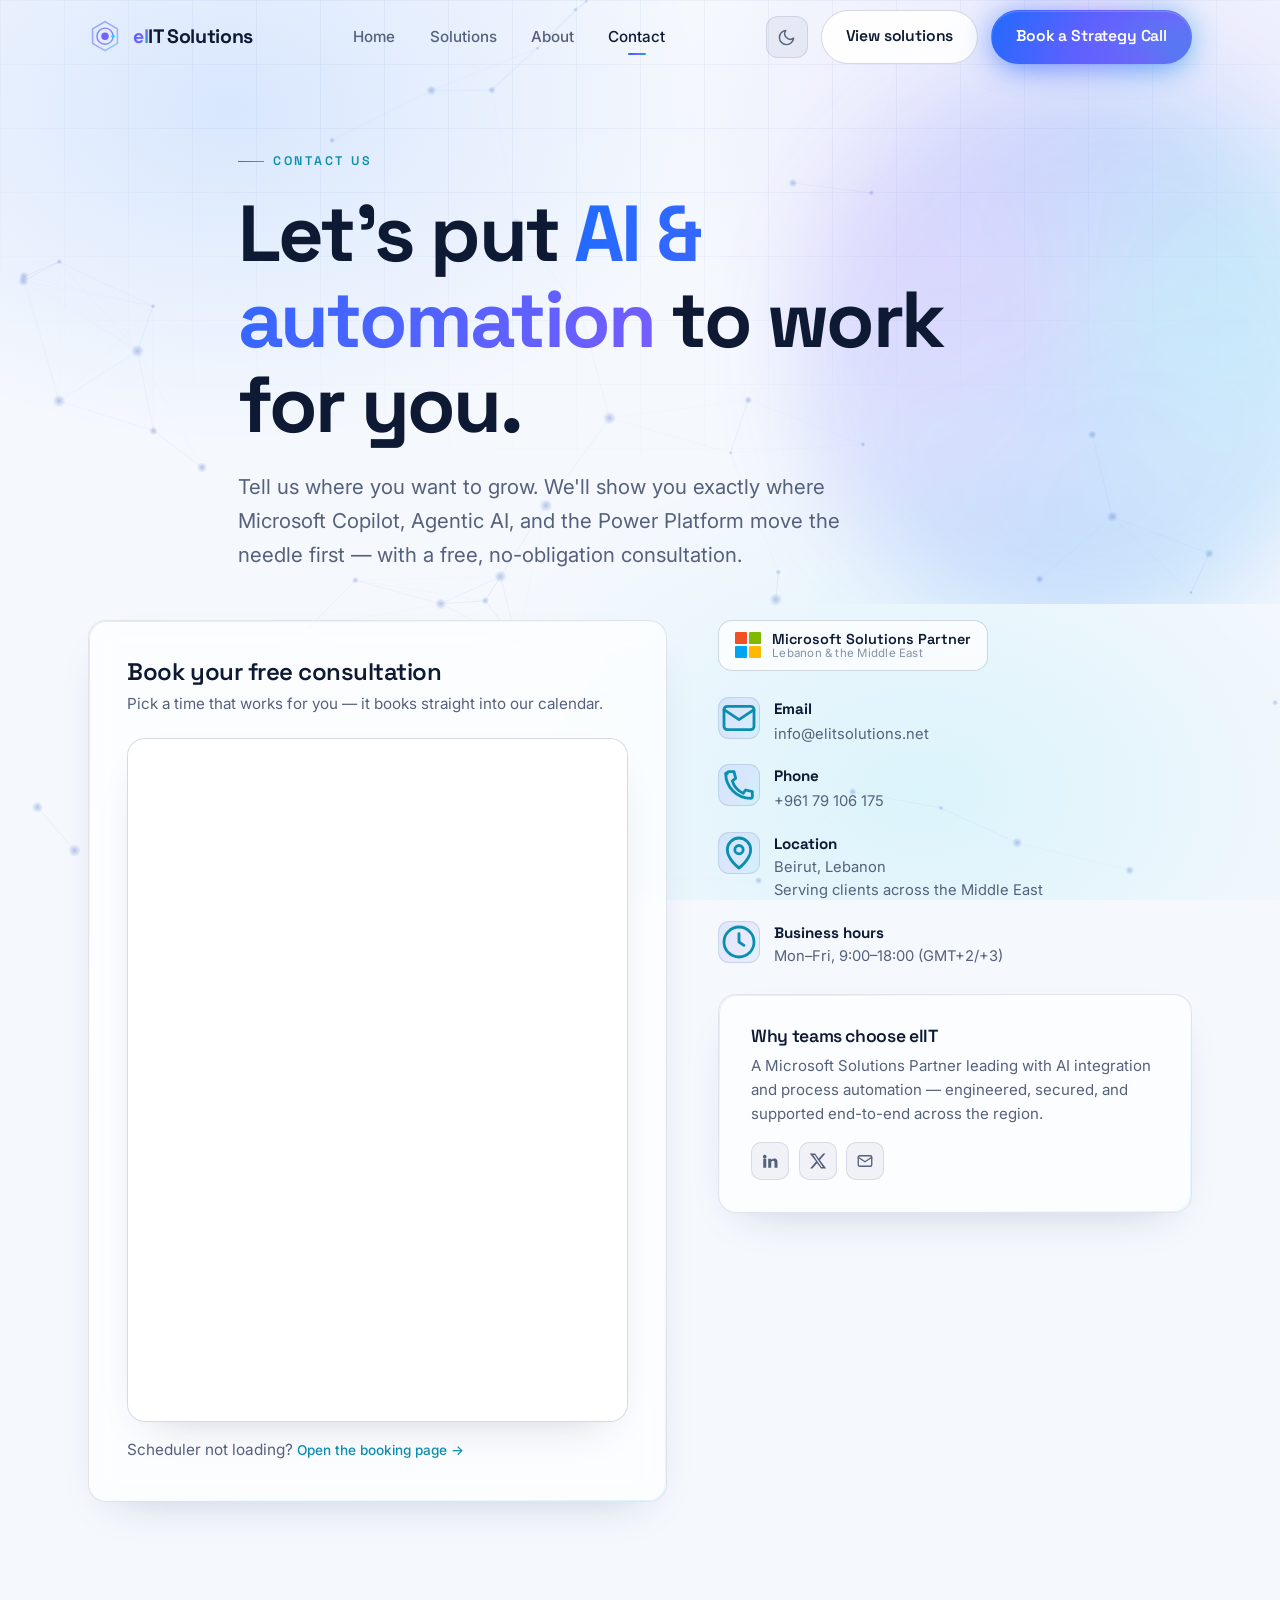
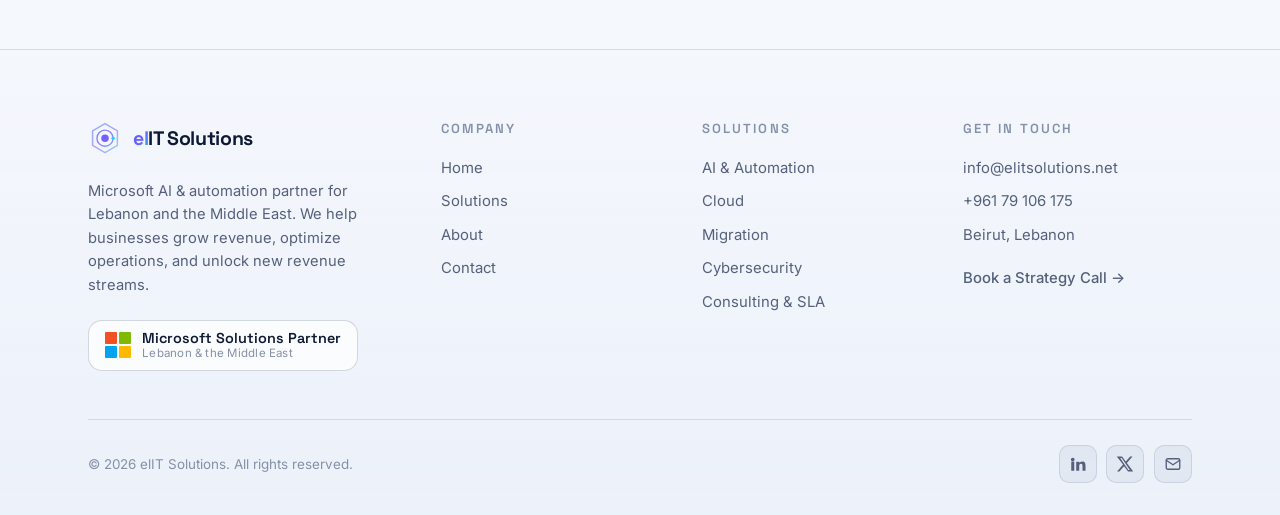
<file: contact.html>
<!DOCTYPE html>
<html lang="en" data-theme="light">
<head>
  <meta charset="UTF-8" />
  <script>(function(){try{var t=localStorage.getItem('elit-theme');if(t)document.documentElement.setAttribute('data-theme',t);}catch(e){}})();</script>
  <meta name="viewport" content="width=device-width, initial-scale=1" />
  <title>Contact elIT Solutions — Book a Free Consultation</title>
  <meta name="description" content="Talk to elIT Solutions — a Microsoft Solutions Partner in Lebanon & the Middle East. Book a free consultation on AI integration, process automation, cloud, migration, and security." />
  <meta name="theme-color" content="#05060c" />
  <link rel="canonical" href="https://elitsolutions.net/contact.html" />
  <meta property="og:type" content="website" />
  <meta property="og:title" content="Contact elIT Solutions" />
  <meta property="og:description" content="Book a free consultation with a Microsoft Solutions Partner in Lebanon & the Middle East — AI, automation, cloud, and security." />
  <meta property="og:image" content="assets/og-image.svg" />
  <meta property="og:url" content="https://elitsolutions.net/contact.html" />
  <meta name="twitter:card" content="summary_large_image" />
  <meta name="twitter:image" content="assets/og-image.svg" />
  <link rel="icon" href="assets/favicon.svg" type="image/svg+xml" />
  <link rel="preconnect" href="https://fonts.googleapis.com" />
  <link rel="preconnect" href="https://fonts.gstatic.com" crossorigin />
  <link href="https://fonts.googleapis.com/css2?family=Space+Grotesk:wght@400;500;600;700&family=Inter:wght@400;500;600&display=swap" rel="stylesheet" />
  <link rel="stylesheet" href="css/styles.css?v=5" />
  <noscript><style>[data-reveal]{opacity:1 !important;transform:none !important}</style></noscript>
</head>
<body>
  <a class="skip-link" href="#main">Skip to content</a>
  <div class="bg-atmos" aria-hidden="true"></div>
  <div class="bg-grid" aria-hidden="true"></div>
  <canvas id="neural-canvas" aria-hidden="true"></canvas>

  <header class="site-header">
    <div class="container nav">
      <a class="brand" href="index.html" aria-label="elIT Solutions home">
        <svg class="mark" viewBox="0 0 40 40" fill="none" aria-hidden="true">
          <defs><linearGradient id="gm-h" x1="0" y1="0" x2="40" y2="40" gradientUnits="userSpaceOnUse"><stop stop-color="#2b7fff"/><stop offset=".5" stop-color="#7b5cff"/><stop offset="1" stop-color="#22d3ee"/></linearGradient></defs>
          <path d="M20 2 34.6 10.5V27.5L20 36 5.4 27.5V10.5L20 2Z" stroke="url(#gm-h)" stroke-width="1.8" opacity=".55"/>
          <circle cx="20" cy="19" r="4.4" fill="url(#gm-h)"/><circle cx="20" cy="19" r="9.5" stroke="url(#gm-h)" stroke-width="1.6" opacity=".8"/><circle cx="29.5" cy="19" r="2" fill="#22d3ee"/>
        </svg>
        <span><b class="lc">el</b>IT<b> Solutions</b></span>
      </a>
      <nav class="nav-links" aria-label="Primary">
        <a href="index.html">Home</a>
        <a href="solutions.html">Solutions</a>
        <a href="about.html">About</a>
        <a href="contact.html" aria-current="page">Contact</a>
      </nav>
      <div class="nav-cta">
        <button class="theme-toggle" data-theme-toggle type="button" aria-label="Switch to dark mode" aria-pressed="false">
          <svg class="icon-moon" viewBox="0 0 24 24" fill="none" stroke="currentColor" stroke-width="1.8" aria-hidden="true"><path d="M21 12.8A9 9 0 1 1 11.2 3a7 7 0 0 0 9.8 9.8Z" stroke-linecap="round" stroke-linejoin="round"/></svg>
          <svg class="icon-sun" viewBox="0 0 24 24" fill="none" stroke="currentColor" stroke-width="1.8" aria-hidden="true"><circle cx="12" cy="12" r="4.2"/><path d="M12 2.5v2M12 19.5v2M2.5 12h2M19.5 12h2M5.1 5.1l1.4 1.4M17.5 17.5l1.4 1.4M18.9 5.1l-1.4 1.4M6.5 17.5l-1.4 1.4" stroke-linecap="round"/></svg>
        </button>
        <a class="btn btn-ghost" href="solutions.html">View solutions</a>
        <a class="btn btn-primary" href="contact.html">Book a Strategy Call</a>
        <button class="nav-toggle" aria-label="Toggle menu" aria-expanded="false"><span></span></button>
      </div>
    </div>
  </header>

  <main id="main">
    <section class="hero" style="padding-bottom:2rem">
      <div class="hero-orb" aria-hidden="true"></div>
      <div class="container hero-inner">
        <span class="eyebrow" data-reveal>Contact us</span>
        <h1 class="h-display" data-reveal data-delay="1">Let's put <span class="grad-text">AI &amp; automation</span> to work for you.</h1>
        <p class="lead" data-reveal data-delay="2">Tell us where you want to grow. We'll show you exactly where Microsoft Copilot, Agentic AI, and the Power Platform move the needle first — with a free, no-obligation consultation.</p>
      </div>
    </section>

    <section class="section" style="padding-top:1rem">
      <div class="container contact-grid">
        <!-- Form -->
        <div class="card" data-reveal style="padding:clamp(1.6rem,3vw,2.4rem)">
          <h2 class="h3" style="margin-bottom:.4rem">Book your free consultation</h2>
          <p style="color:var(--text-mid); font-size:.95rem; margin-bottom:1.4rem">Pick a time that works for you — it books straight into our calendar.</p>

          <div class="booking-embed">
            <iframe
              src="https://outlook.office.com/book/MeetelITSOlutions@elitsolutions.net/?ismsaljsauthenabled"
              title="Book a meeting with elIT Solutions"
              width="100%" height="100%" scrolling="yes" loading="lazy"
              style="border:0"></iframe>
          </div>
          <p class="form-note" style="margin-top:1rem">
            Scheduler not loading?
            <a href="https://outlook.office.com/book/MeetelITSOlutions@elitsolutions.net/?ismsaljsauthenabled" target="_blank" rel="noopener" class="badge-inline" style="display:inline-flex">Open the booking page →</a>
          </p>
        </div>

        <!-- Info -->
        <div data-reveal data-delay="1">
          <div class="ms-badge" style="margin-bottom:1.6rem"><span class="ms-mark" aria-hidden="true"><i></i><i></i><i></i><i></i></span><span class="ms-txt"><b>Microsoft Solutions Partner</b><span>Lebanon &amp; the Middle East</span></span></div>

          <div class="contact-info">
            <div class="info-item">
              <span class="ii-icon"><svg viewBox="0 0 24 24" fill="none" stroke="currentColor" stroke-width="1.7"><rect x="3" y="5" width="18" height="14" rx="2"/><path d="m3 7 9 6 9-6" stroke-linecap="round" stroke-linejoin="round"/></svg></span>
              <div><b>Email</b><a href="mailto:info@elitsolutions.net">info@elitsolutions.net</a></div>
            </div>
            <div class="info-item">
              <span class="ii-icon"><svg viewBox="0 0 24 24" fill="none" stroke="currentColor" stroke-width="1.7"><path d="M4 5c0 8.3 6.7 15 15 15 .9 0 1-1 1-1v-3l-4-1-1.5 2A12 12 0 0 1 8 9.5L10 8 9 4H6S5 4 5 4.9 4 5 4 5Z" stroke-linecap="round" stroke-linejoin="round"/></svg></span>
              <div><b>Phone</b><a href="tel:+96179106175">+961 79 106 175</a></div>
            </div>
            <div class="info-item">
              <span class="ii-icon"><svg viewBox="0 0 24 24" fill="none" stroke="currentColor" stroke-width="1.7"><path d="M12 21s-7-5.2-7-11a7 7 0 0 1 14 0c0 5.8-7 11-7 11Z" stroke-linecap="round" stroke-linejoin="round"/><circle cx="12" cy="10" r="2.5"/></svg></span>
              <div><b>Location</b><p>Beirut, Lebanon<br/>Serving clients across the Middle East</p></div>
            </div>
            <div class="info-item">
              <span class="ii-icon"><svg viewBox="0 0 24 24" fill="none" stroke="currentColor" stroke-width="1.7"><circle cx="12" cy="12" r="9"/><path d="M12 7v5l3 2" stroke-linecap="round" stroke-linejoin="round"/></svg></span>
              <div><b>Business hours</b><p>Mon–Fri, 9:00–18:00 (GMT+2/+3)</p></div>
            </div>
          </div>

          <div class="card" style="margin-top:1.6rem">
            <h3 style="font-size:1.1rem; margin-bottom:.5rem">Why teams choose elIT</h3>
            <p style="color:var(--text-mid); font-size:.94rem; margin-bottom:1rem">A Microsoft Solutions Partner leading with AI integration and process automation — engineered, secured, and supported end-to-end across the region.</p>
            <div class="socials">
              <a href="#" aria-label="LinkedIn"><svg viewBox="0 0 24 24" fill="currentColor"><path d="M4.98 3.5a2.5 2.5 0 1 1 0 5 2.5 2.5 0 0 1 0-5ZM3 9h4v12H3V9Zm7 0h3.8v1.7h.05c.53-1 1.83-2.05 3.77-2.05C21.4 8.65 22 11 22 14.1V21h-4v-6.1c0-1.46-.03-3.33-2.03-3.33-2.03 0-2.34 1.58-2.34 3.22V21h-4V9Z"/></svg></a>
              <a href="#" aria-label="X"><svg viewBox="0 0 24 24" fill="currentColor"><path d="M18.9 2H22l-7.5 8.6L23 22h-6.9l-5.4-7-6.2 7H1.4l8-9.2L1 2h7.1l4.9 6.5L18.9 2Zm-2.4 18h1.9L7.6 4H5.6l10.9 16Z"/></svg></a>
              <a href="mailto:info@elitsolutions.net" aria-label="Email"><svg viewBox="0 0 24 24" fill="none" stroke="currentColor" stroke-width="1.8"><rect x="3" y="5" width="18" height="14" rx="2"/><path d="m3 7 9 6 9-6" stroke-linecap="round" stroke-linejoin="round"/></svg></a>
            </div>
          </div>
        </div>
      </div>
    </section>
  </main>

  <footer class="site-footer">
    <div class="container">
      <div class="footer-top">
        <div class="footer-brand">
          <a class="brand" href="index.html" aria-label="elIT Solutions home">
            <svg class="mark" viewBox="0 0 40 40" fill="none" aria-hidden="true">
              <defs><linearGradient id="gm-f" x1="0" y1="0" x2="40" y2="40" gradientUnits="userSpaceOnUse"><stop stop-color="#2b7fff"/><stop offset=".5" stop-color="#7b5cff"/><stop offset="1" stop-color="#22d3ee"/></linearGradient></defs>
              <path d="M20 2 34.6 10.5V27.5L20 36 5.4 27.5V10.5L20 2Z" stroke="url(#gm-f)" stroke-width="1.8" opacity=".55"/>
              <circle cx="20" cy="19" r="4.4" fill="url(#gm-f)"/><circle cx="20" cy="19" r="9.5" stroke="url(#gm-f)" stroke-width="1.6" opacity=".8"/><circle cx="29.5" cy="19" r="2" fill="#22d3ee"/>
            </svg>
            <span><b class="lc">el</b>IT<b> Solutions</b></span>
          </a>
          <p>Microsoft AI &amp; automation partner for Lebanon and the Middle East. We help businesses grow revenue, optimize operations, and unlock new revenue streams.</p>
          <div class="ms-badge"><span class="ms-mark" aria-hidden="true"><i></i><i></i><i></i><i></i></span><span class="ms-txt"><b>Microsoft Solutions Partner</b><span>Lebanon &amp; the Middle East</span></span></div>
        </div>
        <div class="footer-col"><h4>Company</h4><a href="index.html">Home</a><a href="solutions.html">Solutions</a><a href="about.html">About</a><a href="contact.html">Contact</a></div>
        <div class="footer-col"><h4>Solutions</h4><a href="solutions.html#flagship">AI &amp; Automation</a><a href="solutions.html#cloud">Cloud</a><a href="solutions.html#migration">Migration</a><a href="solutions.html#security">Cybersecurity</a><a href="solutions.html#consulting">Consulting &amp; SLA</a></div>
        <div class="footer-col"><h4>Get in touch</h4><a href="mailto:info@elitsolutions.net">info@elitsolutions.net</a><a href="tel:+96179106175">+961 79 106 175</a><a href="contact.html">Beirut, Lebanon</a><a href="contact.html" class="badge-inline" style="margin-top:.6rem">Book a Strategy Call →</a></div>
      </div>
      <div class="footer-bottom">
        <p>© <span data-year>2025</span> elIT Solutions. All rights reserved.</p>
        <div class="socials">
          <a href="#" aria-label="LinkedIn"><svg viewBox="0 0 24 24" fill="currentColor"><path d="M4.98 3.5a2.5 2.5 0 1 1 0 5 2.5 2.5 0 0 1 0-5ZM3 9h4v12H3V9Zm7 0h3.8v1.7h.05c.53-1 1.83-2.05 3.77-2.05C21.4 8.65 22 11 22 14.1V21h-4v-6.1c0-1.46-.03-3.33-2.03-3.33-2.03 0-2.34 1.58-2.34 3.22V21h-4V9Z"/></svg></a>
          <a href="#" aria-label="X"><svg viewBox="0 0 24 24" fill="currentColor"><path d="M18.9 2H22l-7.5 8.6L23 22h-6.9l-5.4-7-6.2 7H1.4l8-9.2L1 2h7.1l4.9 6.5L18.9 2Zm-2.4 18h1.9L7.6 4H5.6l10.9 16Z"/></svg></a>
          <a href="mailto:info@elitsolutions.net" aria-label="Email"><svg viewBox="0 0 24 24" fill="none" stroke="currentColor" stroke-width="1.8"><rect x="3" y="5" width="18" height="14" rx="2"/><path d="m3 7 9 6 9-6" stroke-linecap="round" stroke-linejoin="round"/></svg></a>
        </div>
      </div>
    </div>
  </footer>
  <script src="js/main.js?v=5" defer></script>
</body>
</html>
</file>
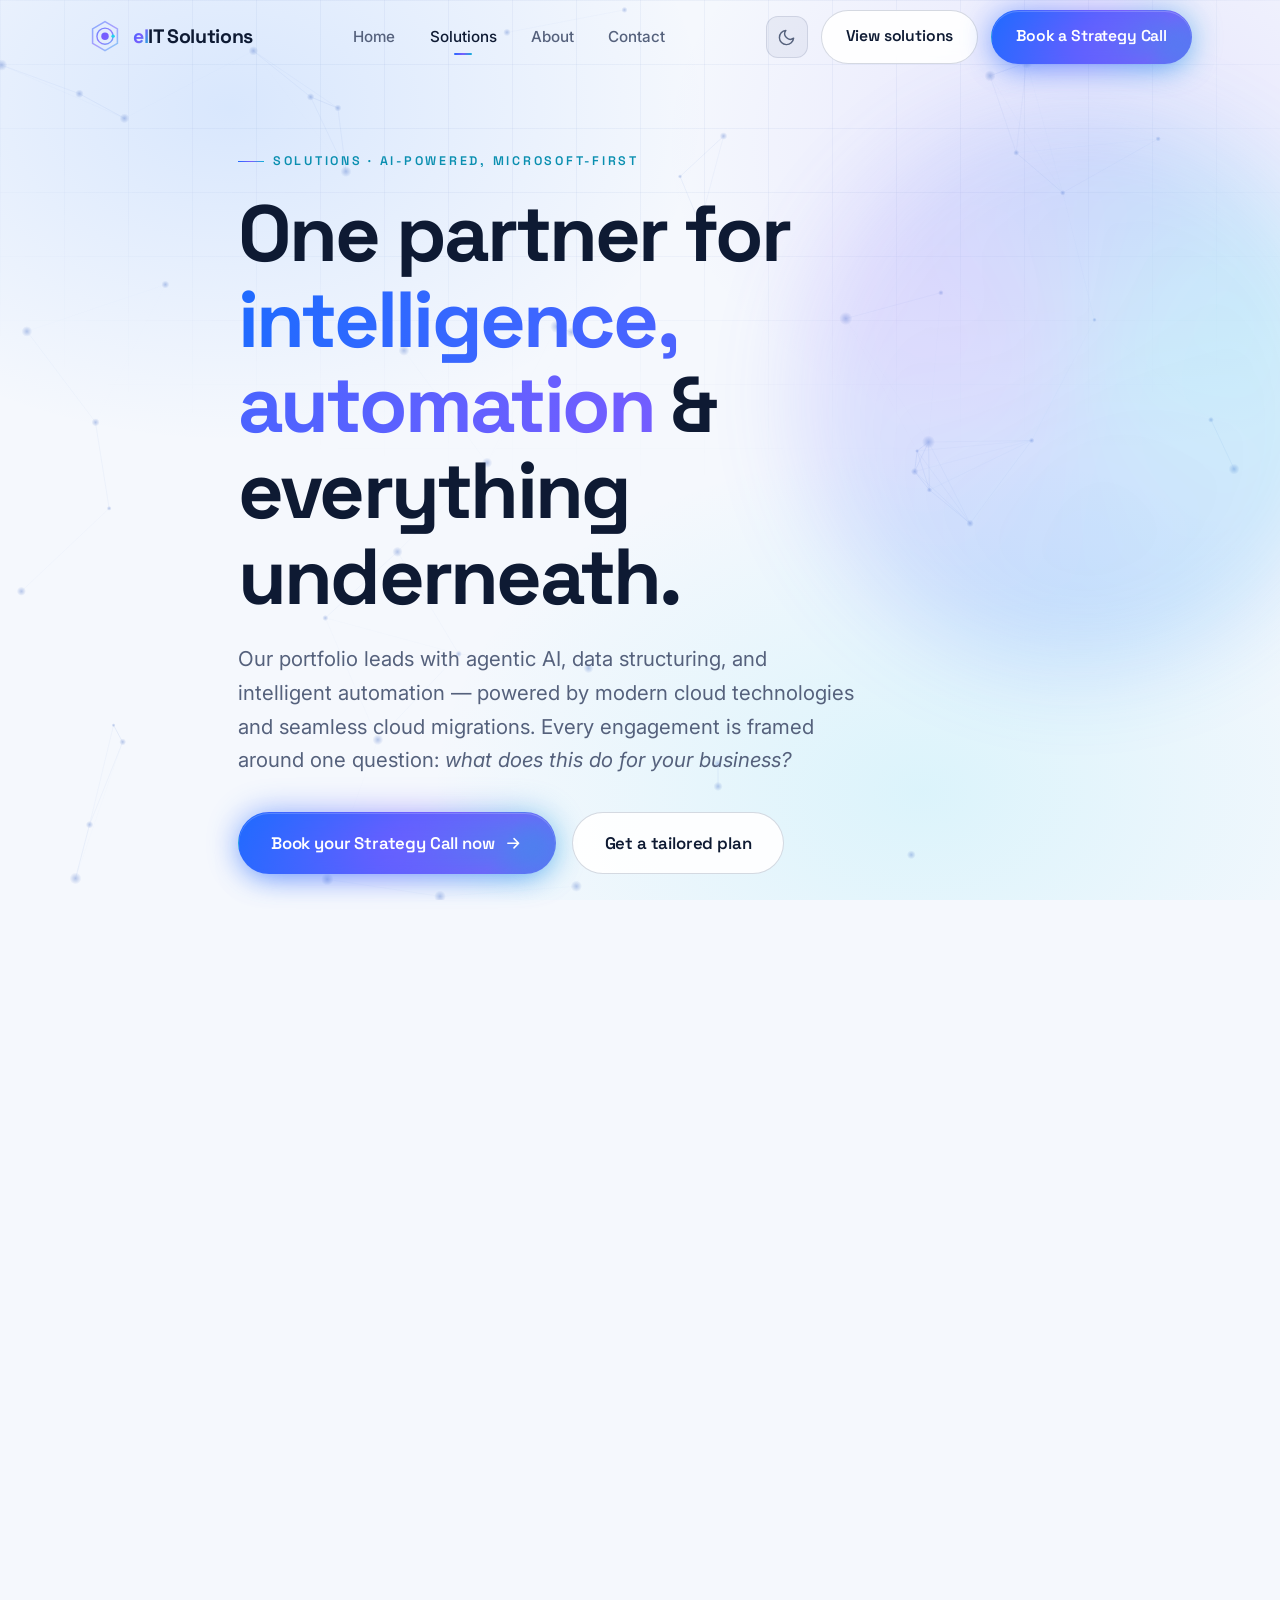
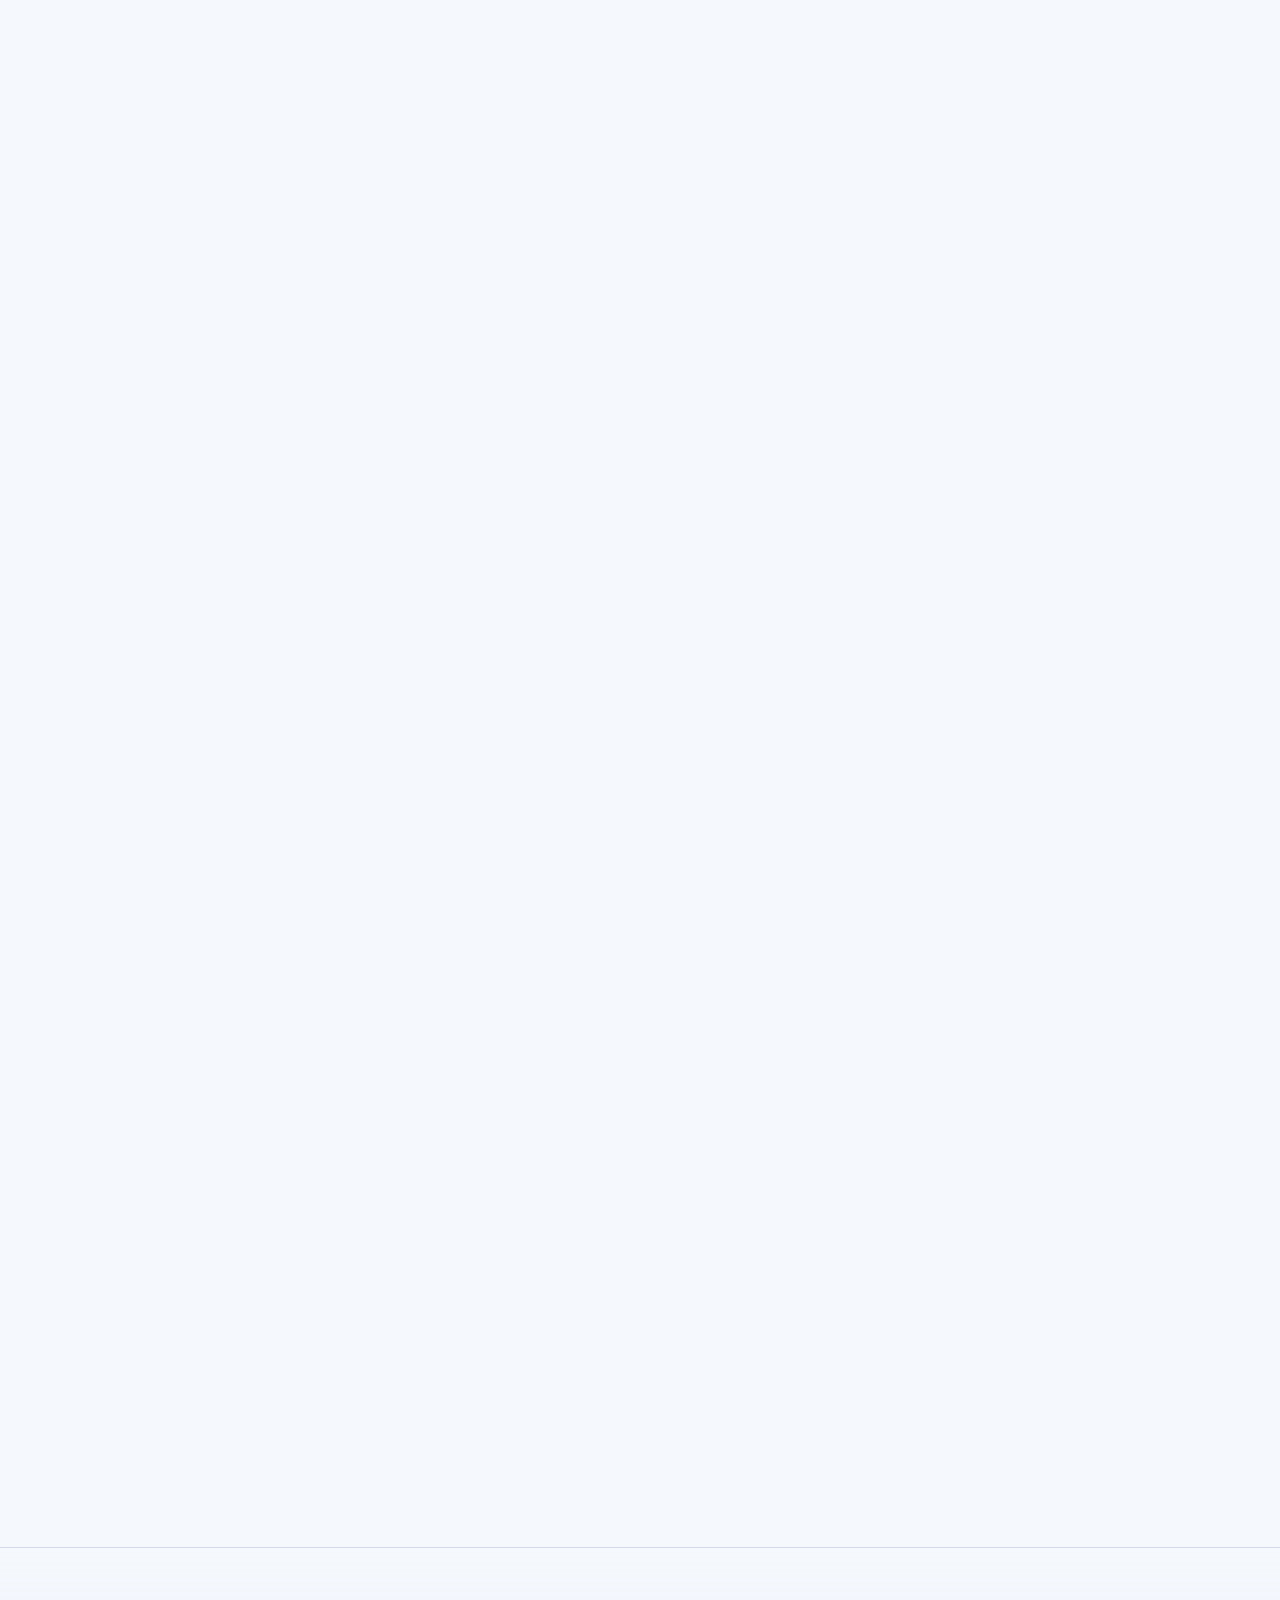
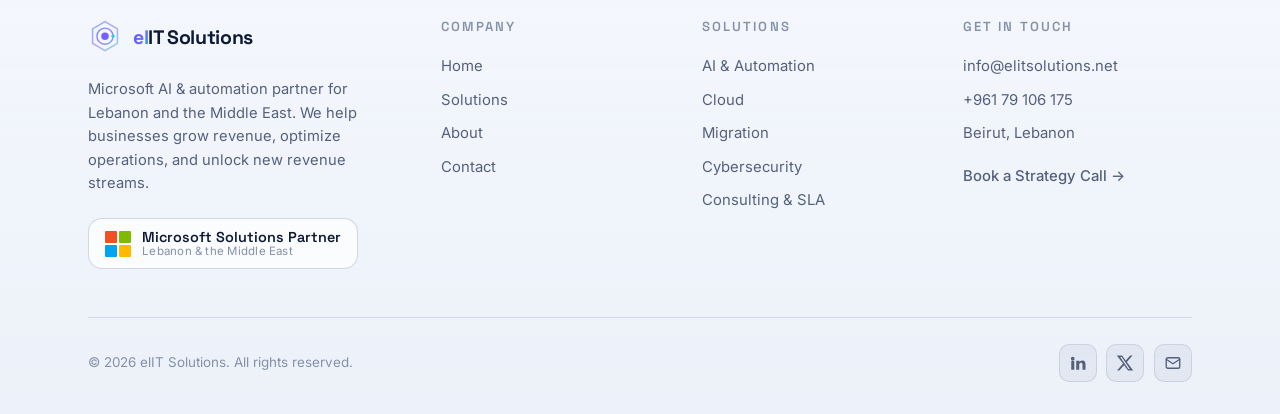
<file: solutions.html>
<!DOCTYPE html>
<html lang="en" data-theme="light">
<head>
  <meta charset="UTF-8" />
  <script>(function(){try{var t=localStorage.getItem('elit-theme');if(t)document.documentElement.setAttribute('data-theme',t);}catch(e){}})();</script>
  <meta name="viewport" content="width=device-width, initial-scale=1" />
  <title>Solutions — AI, Automation, Cloud & Security | elIT Solutions</title>
  <meta name="description" content="AI Integration (Copilot & Agentic AI) and Process Automation (Power Platform) lead our Microsoft-first portfolio — alongside Cloud, Migration, On-Premises, Cybersecurity, and Consulting services for the Middle East." />
  <meta name="theme-color" content="#05060c" />
  <link rel="canonical" href="https://elitsolutions.net/solutions.html" />
  <meta property="og:type" content="website" />
  <meta property="og:title" content="Solutions — elIT Solutions" />
  <meta property="og:description" content="AI & Automation first. Microsoft Copilot, Agentic AI, and Power Platform, plus a full cloud, migration, security, and consulting practice." />
  <meta property="og:image" content="assets/og-image.svg" />
  <meta property="og:url" content="https://elitsolutions.net/solutions.html" />
  <meta name="twitter:card" content="summary_large_image" />
  <meta name="twitter:image" content="assets/og-image.svg" />
  <link rel="icon" href="assets/favicon.svg" type="image/svg+xml" />
  <link rel="preconnect" href="https://fonts.googleapis.com" />
  <link rel="preconnect" href="https://fonts.gstatic.com" crossorigin />
  <link href="https://fonts.googleapis.com/css2?family=Space+Grotesk:wght@400;500;600;700&family=Inter:wght@400;500;600&display=swap" rel="stylesheet" />
  <link rel="stylesheet" href="css/styles.css?v=5" />
  <noscript><style>[data-reveal]{opacity:1 !important;transform:none !important}</style></noscript>
</head>
<body>
  <a class="skip-link" href="#main">Skip to content</a>
  <div class="bg-atmos" aria-hidden="true"></div>
  <div class="bg-grid" aria-hidden="true"></div>
  <canvas id="neural-canvas" aria-hidden="true"></canvas>

  <!-- ===== Header ===== -->
  <header class="site-header">
    <div class="container nav">
      <a class="brand" href="index.html" aria-label="elIT Solutions home">
        <svg class="mark" viewBox="0 0 40 40" fill="none" aria-hidden="true">
          <defs><linearGradient id="gm-h" x1="0" y1="0" x2="40" y2="40" gradientUnits="userSpaceOnUse"><stop stop-color="#2b7fff"/><stop offset=".5" stop-color="#7b5cff"/><stop offset="1" stop-color="#22d3ee"/></linearGradient></defs>
          <path d="M20 2 34.6 10.5V27.5L20 36 5.4 27.5V10.5L20 2Z" stroke="url(#gm-h)" stroke-width="1.8" opacity=".55"/>
          <circle cx="20" cy="19" r="4.4" fill="url(#gm-h)"/>
          <circle cx="20" cy="19" r="9.5" stroke="url(#gm-h)" stroke-width="1.6" opacity=".8"/>
          <circle cx="29.5" cy="19" r="2" fill="#22d3ee"/>
        </svg>
        <span><b class="lc">el</b>IT<b> Solutions</b></span>
      </a>
      <nav class="nav-links" aria-label="Primary">
        <a href="index.html">Home</a>
        <a href="solutions.html" aria-current="page">Solutions</a>
        <a href="about.html">About</a>
        <a href="contact.html">Contact</a>
      </nav>
      <div class="nav-cta">
        <button class="theme-toggle" data-theme-toggle type="button" aria-label="Switch to dark mode" aria-pressed="false">
          <svg class="icon-moon" viewBox="0 0 24 24" fill="none" stroke="currentColor" stroke-width="1.8" aria-hidden="true"><path d="M21 12.8A9 9 0 1 1 11.2 3a7 7 0 0 0 9.8 9.8Z" stroke-linecap="round" stroke-linejoin="round"/></svg>
          <svg class="icon-sun" viewBox="0 0 24 24" fill="none" stroke="currentColor" stroke-width="1.8" aria-hidden="true"><circle cx="12" cy="12" r="4.2"/><path d="M12 2.5v2M12 19.5v2M2.5 12h2M19.5 12h2M5.1 5.1l1.4 1.4M17.5 17.5l1.4 1.4M18.9 5.1l-1.4 1.4M6.5 17.5l-1.4 1.4" stroke-linecap="round"/></svg>
        </button>
        <a class="btn btn-ghost" href="solutions.html">View solutions</a>
        <a class="btn btn-primary" href="contact.html">Book a Strategy Call</a>
        <button class="nav-toggle" aria-label="Toggle menu" aria-expanded="false"><span></span></button>
      </div>
    </div>
  </header>

  <main id="main">
    <!-- ===== Page hero ===== -->
    <section class="hero" style="padding-bottom:3rem">
      <div class="hero-orb" aria-hidden="true"></div>
      <div class="container hero-inner">
        <span class="eyebrow" data-reveal>Solutions · AI-powered, Microsoft-first</span>
        <h1 class="h-display" data-reveal data-delay="1">One partner for <span class="grad-text">intelligence, automation</span> &amp; everything underneath.</h1>
        <p class="lead" data-reveal data-delay="2">Our portfolio leads with agentic AI, data structuring, and intelligent automation — powered by modern cloud technologies and seamless cloud migrations. Every engagement is framed around one question: <em>what does this do for your business?</em></p>
        <div class="hero-cta" data-reveal data-delay="3">
          <a class="btn btn-primary btn-lg" href="contact.html">Book your Strategy Call now
            <svg viewBox="0 0 24 24" fill="none" stroke="currentColor" stroke-width="2"><path d="M5 12h14M13 6l6 6-6 6" stroke-linecap="round" stroke-linejoin="round"/></svg></a>
          <a class="btn btn-ghost btn-lg" href="contact.html">Get a tailored plan</a>
        </div>
      </div>
    </section>

    <!-- ===== FLAGSHIP ===== -->
    <section class="section" id="flagship" style="padding-top:1rem" aria-labelledby="fl-h">
      <div class="container">
        <div class="section-head" data-reveal>
          <span class="badge-flag">Flagship · Revenue-driving</span>
          <h2 class="h2" id="fl-h" style="margin-top:1rem">AI Integration &amp; Process Automation</h2>
          <p class="lead">This is where we start. Microsoft Copilot, Agentic AI, and the Power Platform turn your existing Microsoft investment into measurable revenue growth, lower operating costs, and entirely new digital offerings.</p>
        </div>

        <!-- AI Integration -->
        <div class="split" style="margin-bottom:clamp(2rem,5vw,4rem)">
          <div data-reveal>
            <span class="chip">AI Integration</span>
            <h3 class="h3" style="margin-block:1rem .8rem; font-size:clamp(1.4rem,2.6vw,1.9rem)">Microsoft Copilot &amp; Agentic AI, embedded in the work</h3>
            <p class="lead" style="font-size:1.05rem">We deploy Copilot across Microsoft 365 and build autonomous AI agents that don't just assist — they take action. Grounded securely on your own data, governed to your policies.</p>
            <div class="tags pill-list">
              <span class="chip">Copilot for Microsoft 365</span>
              <span class="chip">Copilot Studio agents</span>
              <span class="chip">Azure AI Foundry</span>
              <span class="chip">Secure data grounding</span>
              <span class="chip">Adoption &amp; change management</span>
            </div>
          </div>
          <div class="grid" data-reveal data-delay="1">
            <article class="card">
              <div class="card-icon brand"><svg viewBox="0 0 32 32" role="img" aria-label="Microsoft Copilot"><defs><linearGradient id="cp" x1="4" y1="6" x2="28" y2="26" gradientUnits="userSpaceOnUse"><stop stop-color="#2e6ff2"/><stop offset=".5" stop-color="#22b7d6"/><stop offset="1" stop-color="#b45cff"/></linearGradient></defs><path d="M16 3c1 6 7 12 13 13-6 1-12 7-13 13-1-6-7-12-13-13 6-1 12-7 13-13Z" fill="url(#cp)"/></svg></div>
              <h3>What it means for your business</h3>
              <ul style="display:grid; gap:.6rem; margin-top:.4rem">
                <li style="display:flex; gap:.6rem; color:var(--text-mid); font-size:.95rem"><svg viewBox="0 0 24 24" fill="none" stroke="var(--accent-cyan)" stroke-width="2" style="width:18px; flex:none; margin-top:.2rem"><path d="M20 6 9 17l-5-5" stroke-linecap="round" stroke-linejoin="round"/></svg><span><b style="color:var(--text-hi); font-family:var(--font-head)">Grow revenue:</b> AI drafts proposals, replies, and analysis in seconds so your teams sell and serve more.</span></li>
                <li style="display:flex; gap:.6rem; color:var(--text-mid); font-size:.95rem"><svg viewBox="0 0 24 24" fill="none" stroke="var(--accent-cyan)" stroke-width="2" style="width:18px; flex:none; margin-top:.2rem"><path d="M20 6 9 17l-5-5" stroke-linecap="round" stroke-linejoin="round"/></svg><span><b style="color:var(--text-hi); font-family:var(--font-head)">Cut cost:</b> Agents handle routine requests end-to-end, freeing skilled staff for higher-value work.</span></li>
                <li style="display:flex; gap:.6rem; color:var(--text-mid); font-size:.95rem"><svg viewBox="0 0 24 24" fill="none" stroke="var(--accent-cyan)" stroke-width="2" style="width:18px; flex:none; margin-top:.2rem"><path d="M20 6 9 17l-5-5" stroke-linecap="round" stroke-linejoin="round"/></svg><span><b style="color:var(--text-hi); font-family:var(--font-head)">New revenue:</b> Launch AI-powered services and customer experiences competitors can't match.</span></li>
              </ul>
            </article>
          </div>
        </div>

        <!-- Process Automation -->
        <div class="split">
          <div class="grid" data-reveal>
            <article class="card">
              <div class="card-icon brand"><svg viewBox="0 0 32 32" role="img" aria-label="Microsoft Power Platform"><path d="M16 16V4a12 12 0 0 1 12 12Z" fill="#c13ec1"/><path d="M16 16h12a12 12 0 0 1-12 12Z" fill="#f2c811"/><path d="M16 16v12A12 12 0 0 1 4 16Z" fill="#0b73e8"/><path d="M16 16H4A12 12 0 0 1 16 4Z" fill="#742774"/><circle cx="16" cy="16" r="3" fill="var(--bg-2)"/></svg></div>
              <h3>Where the Power Platform pays off</h3>
              <div class="grid cols-3" style="margin-top:1rem; gap:1rem">
                <div>
                  <svg class="pp-logo" viewBox="0 0 32 32" role="img" aria-label="Power Automate"><defs><linearGradient id="pau" x1="8" y1="3" x2="24" y2="29" gradientUnits="userSpaceOnUse"><stop stop-color="#0b73e8"/><stop offset="1" stop-color="#0a4dbd"/></linearGradient></defs><path d="M18 3 8 18h6l-2 11 12-16h-7l3-10Z" fill="url(#pau)"/></svg>
                  <b style="font-family:var(--font-head); color:var(--text-hi); display:block; margin-bottom:.2rem">Power Automate</b><span style="font-size:.86rem; color:var(--text-dim)">Automated flows &amp; approvals across apps</span>
                </div>
                <div>
                  <svg class="pp-logo" viewBox="0 0 32 32" role="img" aria-label="Power Apps"><defs><linearGradient id="pap" x1="6" y1="6" x2="26" y2="26" gradientUnits="userSpaceOnUse"><stop stop-color="#7a2e8f"/><stop offset="1" stop-color="#c13ec1"/></linearGradient></defs><rect x="6" y="6" width="20" height="20" rx="4" transform="rotate(45 16 16)" fill="url(#pap)"/></svg>
                  <b style="font-family:var(--font-head); color:var(--text-hi); display:block; margin-bottom:.2rem">Power Apps</b><span style="font-size:.86rem; color:var(--text-dim)">Low-code apps replacing spreadsheets</span>
                </div>
                <div>
                  <svg class="pp-logo" viewBox="0 0 32 32" role="img" aria-label="Power BI"><defs><linearGradient id="pbi" x1="16" y1="4" x2="16" y2="28" gradientUnits="userSpaceOnUse"><stop stop-color="#f7d13a"/><stop offset="1" stop-color="#e6a812"/></linearGradient></defs><g fill="url(#pbi)"><rect x="5" y="14" width="4.5" height="13" rx="1.2"/><rect x="13.75" y="8" width="4.5" height="19" rx="1.2"/><rect x="22.5" y="4" width="4.5" height="23" rx="1.2"/></g></svg>
                  <b style="font-family:var(--font-head); color:var(--text-hi); display:block; margin-bottom:.2rem">Power BI</b><span style="font-size:.86rem; color:var(--text-dim)">Live dashboards for faster decisions</span>
                </div>
              </div>
            </article>
          </div>
          <div data-reveal data-delay="1">
            <span class="chip">Process Automation</span>
            <h3 class="h3" style="margin-block:1rem .8rem; font-size:clamp(1.4rem,2.6vw,1.9rem)">Eliminate manual work with Microsoft Power Platform</h3>
            <p class="lead" style="font-size:1.05rem">Repetitive tasks, manual approvals, and spreadsheet chaos disappear. We build automated workflows, low-code apps, and real-time dashboards on the platform included in your Microsoft 365 licensing.</p>
            <div class="tags pill-list">
              <span class="chip">Workflow &amp; approval automation</span>
              <span class="chip">Custom low-code apps</span>
              <span class="chip">Business intelligence</span>
              <span class="chip">Process orchestration</span>
              <span class="chip">AI-driven help desk</span>
            </div>
          </div>
        </div>
      </div>
    </section>

    <hr class="divider" />

    <!-- ===== Cloud ===== -->
    <section class="section" id="cloud" aria-labelledby="cloud-h">
      <div class="container">
        <div class="section-head" data-reveal>
          <span class="eyebrow">Cloud Solutions</span>
          <h2 class="h2" id="cloud-h">Scalable cloud on Microsoft Azure &amp; Microsoft 365</h2>
          <p class="lead">Brand-new cloud environments or extensions of your current Microsoft investment — designed to be secure, cost-efficient, and scalable on demand. <b style="color:var(--text-hi)">Pay for what you use, scale with your budget.</b></p>
        </div>
        <div class="grid cols-4">
          <article class="card" data-reveal>
            <div class="card-icon brand"><svg viewBox="0 0 32 32" role="img" aria-label="Microsoft 365"><rect x="0" y="0" width="15" height="15" rx="1.6" fill="#f25022"/><rect x="17" y="0" width="15" height="15" rx="1.6" fill="#7fba00"/><rect x="0" y="17" width="15" height="15" rx="1.6" fill="#00a4ef"/><rect x="17" y="17" width="15" height="15" rx="1.6" fill="#ffb900"/></svg></div>
            <h3>Office 365 Enterprise Apps</h3><p>Configuration and rollout of the full Microsoft 365 suite for productivity and collaboration.</p>
          </article>
          <article class="card" data-reveal data-delay="1">
            <div class="card-icon brand"><svg viewBox="0 0 32 32" role="img" aria-label="Microsoft Azure"><defs><linearGradient id="az" x1="3" y1="1" x2="29" y2="31" gradientUnits="userSpaceOnUse"><stop stop-color="#4ab3ea"/><stop offset="1" stop-color="#0a63bd"/></linearGradient></defs><path d="M16 1 31 30.5a1.1 1.1 0 0 1-1 1.5H2a1.1 1.1 0 0 1-1-1.5L16 1Z" fill="url(#az)"/><path d="M16 11 24.5 28h-17z" fill="#ffffff" opacity=".17"/></svg></div>
            <h3>Azure Migration &amp; Azure AD</h3><p>Migrate workloads to Azure and unify identity with Microsoft Entra / Azure AD integration.</p>
          </article>
          <article class="card" data-reveal data-delay="2">
            <div class="card-icon brand"><svg viewBox="0 0 32 32" role="img" aria-label="Azure Virtual Desktop"><defs><linearGradient id="avd" x1="2" y1="3" x2="30" y2="26" gradientUnits="userSpaceOnUse"><stop stop-color="#3aa0e3"/><stop offset="1" stop-color="#0a63bd"/></linearGradient></defs><rect x="1" y="3" width="30" height="21" rx="3" fill="url(#avd)"/><rect x="4" y="6" width="24" height="15" rx="1.4" fill="#eaf6ff" opacity=".93"/><path d="M11 30.5h10" stroke="url(#avd)" stroke-width="2.6" stroke-linecap="round"/><path d="M16 24v6.5" stroke="url(#avd)" stroke-width="2.6" stroke-linecap="round"/></svg></div>
            <h3>Desktop Virtualization</h3><p>Azure Virtual Desktop for secure, anywhere access on any device — without the hardware overhead.</p>
          </article>
          <article class="card" data-reveal data-delay="3">
            <div class="card-icon brand"><svg viewBox="0 0 32 32" role="img" aria-label="Azure app and workload hosting"><defs><linearGradient id="host" x1="2" y1="2" x2="30" y2="30" gradientUnits="userSpaceOnUse"><stop stop-color="#3aa0e3"/><stop offset="1" stop-color="#0a63bd"/></linearGradient></defs><rect x="0" y="0" width="15" height="15" rx="2" fill="url(#host)"/><rect x="17" y="0" width="15" height="15" rx="2" fill="url(#host)" opacity=".78"/><rect x="0" y="17" width="15" height="15" rx="2" fill="url(#host)" opacity=".78"/><rect x="17" y="17" width="15" height="15" rx="2" fill="url(#host)"/></svg></div>
            <h3>App &amp; Workload Hosting</h3><p>Host and containerize applications and websites on Azure for high availability and resilience.</p>
          </article>
        </div>
      </div>
    </section>

    <!-- ===== Migration ===== -->
    <section class="section" id="migration" style="padding-top:0" aria-labelledby="mig-h">
      <div class="container">
        <div class="section-head" data-reveal>
          <span class="eyebrow">Migration Solutions</span>
          <h2 class="h2" id="mig-h">Move to the cloud without the downtime</h2>
          <p class="lead">Complex migrations, executed cleanly. We partner with the industry's top migration tooling — <b style="color:var(--text-hi)">Sharegate, BitTitan, Quest</b> — so your move is fast, safe, and reversible.</p>
        </div>
        <div class="grid cols-4">
          <article class="card" data-reveal><div class="card-icon"><svg viewBox="0 0 24 24" fill="none" stroke="currentColor" stroke-width="1.7"><path d="M4 7h13m0 0-4-4m4 4-4 4" stroke-linecap="round" stroke-linejoin="round"/><path d="M20 17H7m0 0 4-4m-4 4 4 4" stroke-linecap="round" stroke-linejoin="round"/></svg></div><h3>AD-to-AD Migration</h3><p>Consolidate or restructure Active Directory forests without disrupting users.</p></article>
          <article class="card" data-reveal data-delay="1"><div class="card-icon"><svg viewBox="0 0 24 24" fill="none" stroke="currentColor" stroke-width="1.7"><rect x="3" y="4" width="7" height="16" rx="1.5"/><rect x="14" y="4" width="7" height="16" rx="1.5"/><path d="M10 12h4" stroke-linecap="round"/></svg></div><h3>Tenant-to-Tenant</h3><p>Merge or separate Microsoft 365 tenants during M&amp;A or restructuring — cleanly.</p></article>
          <article class="card" data-reveal data-delay="2"><div class="card-icon"><svg viewBox="0 0 24 24" fill="none" stroke="currentColor" stroke-width="1.7"><rect x="3" y="5" width="18" height="14" rx="2"/><path d="m3 7 9 6 9-6" stroke-linecap="round" stroke-linejoin="round"/></svg></div><h3>Exchange to Microsoft 365</h3><p>Move mail to Exchange Online with zero data loss and a stronger security posture.</p></article>
          <article class="card" data-reveal data-delay="3"><div class="card-icon"><svg viewBox="0 0 24 24" fill="none" stroke="currentColor" stroke-width="1.7"><path d="M4 5h16v6H4zM4 15h16v4H4z" /><path d="M8 8h.01M8 17h.01" stroke-linecap="round"/></svg></div><h3>SharePoint Migration</h3><p>Consolidate content into SharePoint Online with governance and structure intact.</p></article>
        </div>
      </div>
    </section>

    <!-- ===== On-Premises ===== -->
    <section class="section" id="onprem" style="padding-top:0" aria-labelledby="op-h">
      <div class="container">
        <div class="section-head" data-reveal>
          <span class="eyebrow">On-Premises Solutions</span>
          <h2 class="h2" id="op-h">Resilient local infrastructure, engineered right</h2>
          <p class="lead">For workloads that stay on the ground, we build identity, communication, and data platforms with high availability and disaster resilience at their core.</p>
        </div>
        <div class="grid cols-4">
          <article class="card" data-reveal><div class="card-icon brand"><svg viewBox="0 0 32 32" role="img" aria-label="Microsoft Entra ID / Active Directory"><defs><linearGradient id="ad" x1="2" y1="2" x2="30" y2="30" gradientUnits="userSpaceOnUse"><stop stop-color="#4bd7b0"/><stop offset="1" stop-color="#0a94b8"/></linearGradient></defs><rect x="0" y="0" width="32" height="32" fill="url(#ad)"/><circle cx="16" cy="13" r="5" fill="#fff"/><path d="M6.5 27a9.5 9.5 0 0 1 19 0Z" fill="#fff"/></svg></div><h3>Identity &amp; Directory</h3><p>Active Directory design, implementation, and management for secure access control.</p></article>
          <article class="card" data-reveal data-delay="1"><div class="card-icon brand"><svg viewBox="0 0 32 32" role="img" aria-label="Microsoft Exchange"><defs><linearGradient id="exch" x1="2" y1="2" x2="30" y2="30" gradientUnits="userSpaceOnUse"><stop stop-color="#2b8ae2"/><stop offset="1" stop-color="#0a4bab"/></linearGradient></defs><rect x="0" y="0" width="32" height="32" fill="url(#exch)"/><rect x="7" y="10" width="18" height="12.5" rx="1.8" fill="#fff"/><path d="M7.8 11.4 16 16.8l8.2-5.4" stroke="url(#exch)" stroke-width="1.8" fill="none" stroke-linecap="round" stroke-linejoin="round"/></svg></div><h3>Microsoft Exchange</h3><p>On-premises mail and communication systems, upgraded and maintained for reliability.</p></article>
          <article class="card" data-reveal data-delay="2"><div class="card-icon brand"><svg viewBox="0 0 32 32" role="img" aria-label="Azure Storage"><defs><linearGradient id="stor" x1="6" y1="5" x2="26" y2="28" gradientUnits="userSpaceOnUse"><stop stop-color="#38b6e8"/><stop offset="1" stop-color="#1264c0"/></linearGradient></defs><path d="M4 6v20c0 2.3 5.4 4 12 4s12-1.7 12-4V6Z" fill="url(#stor)"/><ellipse cx="16" cy="6" rx="12" ry="4.2" fill="#8fd3f4"/><path d="M4 16c0 2.3 5.4 4 12 4s12-1.7 12-4" stroke="#eaf6ff" stroke-width="1.5" fill="none" opacity=".6"/></svg></div><h3>Data Management &amp; Storage</h3><p>Safe, highly available, redundant storage — accessible and protected against loss.</p></article>
          <article class="card" data-reveal data-delay="3"><div class="card-icon brand"><svg viewBox="0 0 32 32" role="img" aria-label="Microsoft SQL Server"><defs><linearGradient id="sql" x1="6" y1="5" x2="26" y2="28" gradientUnits="userSpaceOnUse"><stop stop-color="#e07a7a"/><stop offset="1" stop-color="#a4262c"/></linearGradient></defs><path d="M4 6v20c0 2.3 5.4 4 12 4s12-1.7 12-4V6Z" fill="url(#sql)"/><ellipse cx="16" cy="6" rx="12" ry="4.2" fill="#efb3b3"/><path d="M4 16c0 2.3 5.4 4 12 4s12-1.7 12-4" stroke="#fff" stroke-width="1.5" fill="none" opacity=".55"/></svg></div><h3>SQL Server AlwaysOn</h3><p>Clustering and high-availability configurations that keep critical data online.</p></article>
        </div>
      </div>
    </section>

    <!-- ===== Cybersecurity ===== -->
    <section class="section" id="security" style="padding-top:0" aria-labelledby="sec-h">
      <div class="container">
        <div class="section-head" data-reveal>
          <span class="eyebrow">Cybersecurity Solutions</span>
          <h2 class="h2" id="sec-h">A Zero Trust security layer on everything we build</h2>
          <p class="lead">No solution ships without a top layer of security. We deploy the full Microsoft Defender suite and modern endpoint management to protect identities, devices, and data across platforms.</p>
        </div>
        <div class="grid cols-4">
          <article class="card" data-reveal><div class="card-icon brand"><svg viewBox="0 0 32 32" role="img" aria-label="Microsoft Intune"><defs><linearGradient id="intune" x1="2" y1="2" x2="30" y2="30" gradientUnits="userSpaceOnUse"><stop stop-color="#3b82e6"/><stop offset="1" stop-color="#6b3fc0"/></linearGradient></defs><rect x="0" y="0" width="32" height="32" fill="url(#intune)"/><rect x="10" y="6" width="12" height="20" rx="2.2" fill="#fff"/><circle cx="16" cy="23" r="1.1" fill="url(#intune)"/><path d="M13 13.6l2.2 2.2L20 11" stroke="url(#intune)" stroke-width="1.9" fill="none" stroke-linecap="round" stroke-linejoin="round"/></svg></div><h3>Intune Deployment &amp; Adoption</h3><p>Microsoft Endpoint Manager for mobile device (MDM) and application (MAM) management.</p></article>
          <article class="card" data-reveal data-delay="1"><div class="card-icon brand"><svg viewBox="0 0 32 32" role="img" aria-label="Jamf for macOS and iOS"><defs><linearGradient id="jamf" x1="2" y1="2" x2="30" y2="30" gradientUnits="userSpaceOnUse"><stop stop-color="#2bb3ec"/><stop offset="1" stop-color="#1568a8"/></linearGradient></defs><rect x="0" y="0" width="32" height="32" fill="url(#jamf)"/><rect x="5" y="8" width="15" height="10" rx="1.2" fill="#fff"/><path d="M3.5 20h18l-1.4-2H4.9z" fill="#fff"/><rect x="21" y="12" width="7" height="12" rx="1.4" fill="#fff"/><circle cx="24.5" cy="21.6" r="0.9" fill="url(#jamf)"/></svg></div><h3>JAMF for macOS &amp; iOS</h3><p>Enterprise management for Apple devices, integrated into your security estate.</p></article>
          <article class="card" data-reveal data-delay="2"><div class="card-icon brand"><svg viewBox="0 0 32 32" role="img" aria-label="Microsoft Defender"><defs><linearGradient id="def" x1="4" y1="2" x2="28" y2="30" gradientUnits="userSpaceOnUse"><stop stop-color="#4aa3f0"/><stop offset="1" stop-color="#2bd07a"/></linearGradient></defs><path d="M16 1 3 6v9c0 8 5.6 13.4 13 16 7.4-2.6 13-8 13-16V6L16 1Z" fill="url(#def)"/><path d="M10.5 16.5 14.5 20.5 22 12" stroke="#fff" stroke-width="2.4" fill="none" stroke-linecap="round" stroke-linejoin="round"/></svg></div><h3>Microsoft Defender Suite</h3><p>Defender for Endpoint, Identity, and Office 365 — real-time threat protection everywhere.</p></article>
          <article class="card" data-reveal data-delay="3"><div class="card-icon brand"><svg viewBox="0 0 32 32" role="img" aria-label="Identity and access management"><defs><linearGradient id="iam" x1="2" y1="2" x2="30" y2="30" gradientUnits="userSpaceOnUse"><stop stop-color="#7b5cff"/><stop offset="1" stop-color="#2b7fff"/></linearGradient></defs><rect x="0" y="0" width="32" height="32" fill="url(#iam)"/><rect x="8" y="14" width="16" height="12" rx="2.2" fill="#fff"/><path d="M11 14v-2.5a5 5 0 0 1 10 0V14" stroke="#fff" stroke-width="2.2" fill="none" stroke-linecap="round"/><circle cx="16" cy="19" r="1.8" fill="url(#iam)"/><rect x="15.1" y="19.5" width="1.8" height="3.4" rx=".9" fill="url(#iam)"/></svg></div><h3>Identity &amp; Access Management</h3><p>Multi-factor authentication, conditional access, and trustworthy authorization.</p></article>
        </div>
      </div>
    </section>

    <!-- ===== Consulting ===== -->
    <section class="section" id="consulting" style="padding-top:0" aria-labelledby="con-h">
      <div class="container">
        <div class="section-head" data-reveal>
          <span class="eyebrow">Consulting &amp; SLA Services</span>
          <h2 class="h2" id="con-h">Expert guidance that lasts beyond go-live</h2>
          <p class="lead">Advisory and flexible support to keep your environment optimized, secure, and evolving — with agreements that flex to your operations and budget.</p>
        </div>
        <div class="grid cols-3">
          <article class="card" data-reveal><div class="card-icon"><svg viewBox="0 0 24 24" fill="none" stroke="currentColor" stroke-width="1.7"><path d="M12 3v2M12 19v2M5 12H3M21 12h-2" stroke-linecap="round"/><circle cx="12" cy="12" r="3.4"/></svg></div><h3>IT Consulting &amp; Strategy</h3><p>Roadmaps that align your Microsoft estate with business goals and budget realities.</p></article>
          <article class="card" data-reveal data-delay="1"><div class="card-icon"><svg viewBox="0 0 24 24" fill="none" stroke="currentColor" stroke-width="1.7"><path d="M4 19V5M4 19h16M8 16v-4M12 16V8M16 16v-6" stroke-linecap="round" stroke-linejoin="round"/></svg></div><h3>Resource Optimization</h3><p>Right-size infrastructure and licensing to reduce cost and improve utilization.</p></article>
          <article class="card" data-reveal data-delay="2"><div class="card-icon"><svg viewBox="0 0 24 24" fill="none" stroke="currentColor" stroke-width="1.7"><path d="M12 8v4l3 2" stroke-linecap="round" stroke-linejoin="round"/><circle cx="12" cy="12" r="9"/></svg></div><h3>Flexible Support Agreements</h3><p>Proactive, responsive SLAs built around your environment and the way you work.</p></article>
        </div>
      </div>
    </section>

    <!-- ===== CTA ===== -->
    <section class="section cta-band" aria-labelledby="cta-h">
      <div class="container">
        <div class="cta-panel" data-reveal>
          <span class="eyebrow" style="justify-content:center">Tailored to your business</span>
          <h2 class="h1" id="cta-h" style="margin-top:1rem">Let's design your solution</h2>
          <p class="lead">Book a tailored solutions consultation. We'll map the highest-impact moves across your Microsoft estate — starting with AI and automation.</p>
          <div class="hero-cta">
            <a class="btn btn-primary btn-lg" href="contact.html">Book a Strategy Call
              <svg viewBox="0 0 24 24" fill="none" stroke="currentColor" stroke-width="2"><path d="M5 12h14M13 6l6 6-6 6" stroke-linecap="round" stroke-linejoin="round"/></svg></a>
            <a class="btn btn-ghost btn-lg" href="about.html">Why elIT Solutions</a>
          </div>
        </div>
      </div>
    </section>
  </main>

  <!-- ===== Footer (shared) ===== -->
  <footer class="site-footer">
    <div class="container">
      <div class="footer-top">
        <div class="footer-brand">
          <a class="brand" href="index.html" aria-label="elIT Solutions home">
            <svg class="mark" viewBox="0 0 40 40" fill="none" aria-hidden="true">
              <defs><linearGradient id="gm-f" x1="0" y1="0" x2="40" y2="40" gradientUnits="userSpaceOnUse"><stop stop-color="#2b7fff"/><stop offset=".5" stop-color="#7b5cff"/><stop offset="1" stop-color="#22d3ee"/></linearGradient></defs>
              <path d="M20 2 34.6 10.5V27.5L20 36 5.4 27.5V10.5L20 2Z" stroke="url(#gm-f)" stroke-width="1.8" opacity=".55"/>
              <circle cx="20" cy="19" r="4.4" fill="url(#gm-f)"/><circle cx="20" cy="19" r="9.5" stroke="url(#gm-f)" stroke-width="1.6" opacity=".8"/><circle cx="29.5" cy="19" r="2" fill="#22d3ee"/>
            </svg>
            <span><b class="lc">el</b>IT<b> Solutions</b></span>
          </a>
          <p>Microsoft AI &amp; automation partner for Lebanon and the Middle East. We help businesses grow revenue, optimize operations, and unlock new revenue streams.</p>
          <div class="ms-badge"><span class="ms-mark" aria-hidden="true"><i></i><i></i><i></i><i></i></span><span class="ms-txt"><b>Microsoft Solutions Partner</b><span>Lebanon &amp; the Middle East</span></span></div>
        </div>
        <div class="footer-col"><h4>Company</h4><a href="index.html">Home</a><a href="solutions.html">Solutions</a><a href="about.html">About</a><a href="contact.html">Contact</a></div>
        <div class="footer-col"><h4>Solutions</h4><a href="solutions.html#flagship">AI &amp; Automation</a><a href="solutions.html#cloud">Cloud</a><a href="solutions.html#migration">Migration</a><a href="solutions.html#security">Cybersecurity</a><a href="solutions.html#consulting">Consulting &amp; SLA</a></div>
        <div class="footer-col"><h4>Get in touch</h4><a href="mailto:info@elitsolutions.net">info@elitsolutions.net</a><a href="tel:+96179106175">+961 79 106 175</a><a href="contact.html">Beirut, Lebanon</a><a href="contact.html" class="badge-inline" style="margin-top:.6rem">Book a Strategy Call →</a></div>
      </div>
      <div class="footer-bottom">
        <p>© <span data-year>2025</span> elIT Solutions. All rights reserved.</p>
        <div class="socials">
          <a href="#" aria-label="LinkedIn"><svg viewBox="0 0 24 24" fill="currentColor"><path d="M4.98 3.5a2.5 2.5 0 1 1 0 5 2.5 2.5 0 0 1 0-5ZM3 9h4v12H3V9Zm7 0h3.8v1.7h.05c.53-1 1.83-2.05 3.77-2.05C21.4 8.65 22 11 22 14.1V21h-4v-6.1c0-1.46-.03-3.33-2.03-3.33-2.03 0-2.34 1.58-2.34 3.22V21h-4V9Z"/></svg></a>
          <a href="#" aria-label="X"><svg viewBox="0 0 24 24" fill="currentColor"><path d="M18.9 2H22l-7.5 8.6L23 22h-6.9l-5.4-7-6.2 7H1.4l8-9.2L1 2h7.1l4.9 6.5L18.9 2Zm-2.4 18h1.9L7.6 4H5.6l10.9 16Z"/></svg></a>
          <a href="mailto:info@elitsolutions.net" aria-label="Email"><svg viewBox="0 0 24 24" fill="none" stroke="currentColor" stroke-width="1.8"><rect x="3" y="5" width="18" height="14" rx="2"/><path d="m3 7 9 6 9-6" stroke-linecap="round" stroke-linejoin="round"/></svg></a>
        </div>
      </div>
    </div>
  </footer>
  <script src="js/main.js?v=5" defer></script>
</body>
</html>
</file>
<file: css/styles.css>
/* ============================================================
   elIT Solutions — Design System
   Dark-mode-first, futuristic Microsoft AI & Automation partner
   ============================================================ */

/* ---------- Design Tokens (DARK — default) ---------- */
:root {
  /* Base / space-graphite palette */
  --bg-0: #05060c;          /* deepest space */
  --bg-1: #080a14;          /* page base */
  --bg-2: #0c0f1c;          /* elevated */
  --bg-3: #11142370;        /* glass surface */
  --surface-glass: rgba(18, 22, 40, 0.55);
  --surface-glass-strong: rgba(20, 25, 46, 0.78);

  /* Accent gradient — electric blue -> violet -> cyan */
  --accent-blue: #2b7fff;
  --accent-violet: #7b5cff;
  --accent-cyan: #22d3ee;
  --accent-pink: #b45cff;
  --grad-primary: linear-gradient(120deg, #2b7fff 0%, #7b5cff 48%, #22d3ee 100%);
  --grad-primary-soft: linear-gradient(120deg, rgba(43,127,255,.22), rgba(123,92,255,.20), rgba(34,211,238,.18));
  --grad-mesh-1: radial-gradient(60% 60% at 20% 15%, rgba(43,127,255,.28), transparent 60%);
  --grad-mesh-2: radial-gradient(55% 55% at 85% 20%, rgba(123,92,255,.25), transparent 60%);
  --grad-mesh-3: radial-gradient(60% 60% at 70% 85%, rgba(34,211,238,.18), transparent 60%);

  /* Text */
  --text-hi: #eef1fb;
  --text: #c7cee3;
  --text-mid: #9aa3c0;
  --text-dim: #6b7395;

  /* Borders / lines */
  --border: rgba(139, 156, 210, 0.14);
  --border-strong: rgba(139, 156, 210, 0.28);
  --border-lum: rgba(89, 140, 255, 0.45);

  /* Surfaces / overlays (theme-aware) */
  --hover-surface: rgba(255, 255, 255, 0.04);
  --btn-ghost-bg: rgba(255, 255, 255, 0.03);
  --header-bg: rgba(8, 10, 20, 0.72);
  --menu-bg: rgba(8, 10, 20, 0.96);
  --grid-line: rgba(120, 150, 255, 0.045);
  --brand-badge-bg: rgba(255, 255, 255, 0.06);
  --footer-fade: rgba(5, 6, 12, 0.6);
  --hero-orb-opacity: .55;
  /* Neural canvas colors (rgb triplets, read by JS) */
  --net-line: 96, 150, 255;
  --net-node: 140, 180, 255;
  --net-mouse: 34, 211, 238;
  --net-opacity: .55;

  /* Feedback */
  --ok: #34d399;
  --warn: #fbbf24;
  --err: #fb7185;

  /* Type */
  --font-head: "Space Grotesk", "Segoe UI", system-ui, sans-serif;
  --font-body: "Inter", "Segoe UI", system-ui, -apple-system, sans-serif;

  /* Rhythm */
  --maxw: 1200px;
  --gutter: clamp(1.25rem, 4vw, 3rem);
  --radius-sm: 10px;
  --radius: 18px;
  --radius-lg: 26px;
  --shadow-glow: 0 0 0 1px rgba(89,140,255,.12), 0 24px 60px -24px rgba(43,127,255,.35);
  --shadow-card: 0 20px 50px -30px rgba(0,0,0,.85);
  --ease: cubic-bezier(.22,.61,.36,1);

  color-scheme: dark;
}

/* ---------- Design Tokens (LIGHT) ---------- */
:root[data-theme="light"] {
  --bg-0: #eaeff8;
  --bg-1: #f5f8fd;          /* page base — soft near-white with cool tint */
  --bg-2: #ffffff;          /* elevated */
  --bg-3: #ffffffcc;
  --surface-glass: rgba(255, 255, 255, 0.72);
  --surface-glass-strong: rgba(255, 255, 255, 0.86);

  --grad-primary: linear-gradient(120deg, #1e6bff 0%, #7b5cff 50%, #0bb6d6 100%);
  --grad-primary-soft: linear-gradient(120deg, rgba(43,127,255,.12), rgba(123,92,255,.10), rgba(34,211,238,.10));
  --grad-mesh-1: radial-gradient(60% 60% at 18% 12%, rgba(43,127,255,.14), transparent 62%);
  --grad-mesh-2: radial-gradient(55% 55% at 86% 16%, rgba(123,92,255,.13), transparent 62%);
  --grad-mesh-3: radial-gradient(62% 62% at 72% 88%, rgba(34,211,238,.12), transparent 62%);

  --accent-cyan: #0a8fb0;   /* darker cyan for legible eyebrows/links on white */

  --text-hi: #0e1a33;
  --text: #35415d;
  --text-mid: #55617c;
  --text-dim: #8591a8;

  --border: rgba(24, 44, 92, 0.12);
  --border-strong: rgba(24, 44, 92, 0.18);
  --border-lum: rgba(43, 110, 255, 0.45);

  --hover-surface: rgba(24, 44, 92, 0.05);
  --btn-ghost-bg: rgba(255, 255, 255, 0.9);
  --header-bg: rgba(255, 255, 255, 0.78);
  --menu-bg: rgba(255, 255, 255, 0.97);
  --grid-line: rgba(40, 80, 170, 0.05);
  --brand-badge-bg: rgba(24, 44, 92, 0.05);
  --footer-fade: rgba(232, 238, 248, 0.7);
  --hero-orb-opacity: .4;
  --net-line: 90, 130, 210;
  --net-node: 70, 110, 200;
  --net-mouse: 10, 150, 180;
  --net-opacity: .4;

  --shadow-glow: 0 0 0 1px rgba(43,110,255,.10), 0 24px 55px -26px rgba(40,70,140,.35);
  --shadow-card: 0 18px 44px -26px rgba(30,50,100,.28);

  color-scheme: light;
}

/* ---------- Reset ---------- */
*, *::before, *::after { box-sizing: border-box; }
* { margin: 0; }
html { -webkit-text-size-adjust: 100%; scroll-behavior: smooth; }
@media (prefers-reduced-motion: reduce) {
  html { scroll-behavior: auto; }
  *, *::before, *::after {
    animation-duration: .001ms !important;
    animation-iteration-count: 1 !important;
    transition-duration: .001ms !important;
  }
}

body {
  font-family: var(--font-body);
  color: var(--text);
  background: var(--bg-1);
  line-height: 1.6;
  font-size: 1rem;
  -webkit-font-smoothing: antialiased;
  text-rendering: optimizeLegibility;
  overflow-x: hidden;
  min-height: 100vh;
}

img, svg, video { display: block; max-width: 100%; }
a { color: inherit; text-decoration: none; }
button { font: inherit; cursor: pointer; }
ul { list-style: none; padding: 0; }

/* Fixed atmospheric backdrop (mesh gradients) */
.bg-atmos {
  position: fixed; inset: 0; z-index: -3; pointer-events: none;
  background:
    var(--grad-mesh-1),
    var(--grad-mesh-2),
    var(--grad-mesh-3),
    var(--bg-1);
  background-attachment: fixed;
}
.bg-grid {
  position: fixed; inset: 0; z-index: -2; pointer-events: none;
  background-image:
    linear-gradient(var(--grid-line) 1px, transparent 1px),
    linear-gradient(90deg, var(--grid-line) 1px, transparent 1px);
  background-size: 64px 64px;
  mask-image: radial-gradient(ellipse 80% 60% at 50% 0%, #000 40%, transparent 90%);
  -webkit-mask-image: radial-gradient(ellipse 80% 60% at 50% 0%, #000 40%, transparent 90%);
}
#neural-canvas {
  position: fixed; inset: 0; z-index: -1; pointer-events: none;
  opacity: var(--net-opacity);
}

/* ---------- Typography ---------- */
h1, h2, h3, h4 { font-family: var(--font-head); color: var(--text-hi); line-height: 1.08; font-weight: 600; letter-spacing: -0.02em; }
.h-display { font-size: clamp(2.5rem, 6.2vw, 5rem); font-weight: 700; letter-spacing: -0.035em; }
.h1 { font-size: clamp(2.1rem, 4.6vw, 3.5rem); }
.h2 { font-size: clamp(1.7rem, 3.4vw, 2.6rem); }
.h3 { font-size: clamp(1.2rem, 2vw, 1.5rem); }
p { color: var(--text); }
.lead { font-size: clamp(1.05rem, 1.6vw, 1.3rem); color: var(--text-mid); line-height: 1.65; }
.eyebrow {
  display: inline-flex; align-items: center; gap: .55rem;
  font-family: var(--font-head); font-size: .78rem; font-weight: 600;
  letter-spacing: .22em; text-transform: uppercase; color: var(--accent-cyan);
}
.eyebrow::before { content: ""; width: 26px; height: 1px; background: var(--grad-primary); }
.grad-text {
  background: var(--grad-primary);
  background-size: 220% auto;
  -webkit-background-clip: text; background-clip: text;
  color: transparent; -webkit-text-fill-color: transparent;
  animation: gradflow 7s ease-in-out infinite;
}
@keyframes gradflow { 0%, 100% { background-position: 0% center; } 50% { background-position: 100% center; } }

/* ---------- Layout ---------- */
.container { width: 100%; max-width: var(--maxw); margin-inline: auto; padding-inline: var(--gutter); }
.section { padding-block: clamp(4rem, 9vw, 7.5rem); position: relative; }
.section-head { max-width: 720px; margin-bottom: clamp(2.5rem, 5vw, 4rem); }
.section-head.center { margin-inline: auto; text-align: center; }
.section-head .lead { margin-top: 1.1rem; }
.stack > * + * { margin-top: 1rem; }
.grid { display: grid; gap: clamp(1rem, 2vw, 1.5rem); }
.cols-2 { grid-template-columns: repeat(2, 1fr); }
.cols-3 { grid-template-columns: repeat(3, 1fr); }
.cols-4 { grid-template-columns: repeat(4, 1fr); }
@media (max-width: 960px) { .cols-3, .cols-4 { grid-template-columns: repeat(2, 1fr); } }
@media (max-width: 620px) { .cols-2, .cols-3, .cols-4 { grid-template-columns: 1fr; } }

/* ---------- Buttons ---------- */
.btn {
  --pad-y: .85rem; --pad-x: 1.5rem;
  display: inline-flex; align-items: center; justify-content: center; gap: .6rem;
  padding: var(--pad-y) var(--pad-x);
  font-family: var(--font-head); font-weight: 600; font-size: .98rem; letter-spacing: -0.01em;
  border-radius: 999px; border: 1px solid transparent;
  position: relative; isolation: isolate;
  transition: transform .25s var(--ease), box-shadow .3s var(--ease), background .3s;
  white-space: nowrap;
}
.btn svg { width: 1.1em; height: 1.1em; }
.btn-primary {
  color: #fff; background: var(--grad-primary); background-size: 160% 160%;
  box-shadow: 0 10px 30px -10px rgba(43,127,255,.6), inset 0 1px 0 rgba(255,255,255,.25);
}
.btn-primary::after {
  content: ""; position: absolute; inset: 0; z-index: -1; border-radius: inherit;
  background: var(--grad-primary); filter: blur(16px); opacity: .5;
  transition: opacity .3s;
}
.btn-primary:hover { transform: translateY(-2px) scale(1.03); background-position: 100% 0; }
.btn-primary:hover::after { opacity: .85; }
.btn-ghost {
  color: var(--text-hi);
  background: var(--btn-ghost-bg);
  border-color: var(--border-strong);
  backdrop-filter: blur(8px);
}
.btn-ghost:hover { transform: translateY(-2px); border-color: var(--border-lum); background: rgba(89,140,255,.08); }
.btn-lg { --pad-y: 1.05rem; --pad-x: 2rem; font-size: 1.05rem; }
.btn:focus-visible { outline: 2px solid var(--accent-cyan); outline-offset: 3px; }

.link-arrow { display: inline-flex; align-items: center; gap: .45rem; color: var(--accent-cyan); font-weight: 600; font-family: var(--font-head); font-size: .95rem; }
.link-arrow svg { transition: transform .25s var(--ease); width: 1.05em; }
.link-arrow:hover svg { transform: translateX(4px); }

/* ---------- Glass Cards ---------- */
.card {
  position: relative;
  background: var(--surface-glass);
  border: 1px solid var(--border);
  border-radius: var(--radius);
  padding: clamp(1.5rem, 2.5vw, 2rem);
  backdrop-filter: blur(14px);
  -webkit-backdrop-filter: blur(14px);
  box-shadow: var(--shadow-card);
  transition: transform .35s var(--ease), border-color .35s, box-shadow .35s;
  overflow: hidden;
}
.card::before {
  content: ""; position: absolute; inset: 0; border-radius: inherit; padding: 1px;
  background: linear-gradient(140deg, rgba(120,150,255,.35), transparent 40%, transparent 60%, rgba(34,211,238,.25));
  -webkit-mask: linear-gradient(#000 0 0) content-box, linear-gradient(#000 0 0);
  -webkit-mask-composite: xor; mask-composite: exclude;
  opacity: .6; transition: opacity .35s; pointer-events: none;
}
.card:hover { border-color: var(--border-strong); box-shadow: var(--shadow-glow); }
.card:hover .card-icon { transform: translateY(-3px) scale(1.07); }
.card:hover::before { opacity: 1; }
/* spotlight follows cursor */
.card::after {
  content: ""; position: absolute; inset: 0; border-radius: inherit; opacity: 0;
  background: radial-gradient(320px circle at var(--mx, 50%) var(--my, 0%), rgba(89,140,255,.16), transparent 60%);
  transition: opacity .4s; pointer-events: none;
}
.card:hover::after { opacity: 1; }

.card-icon {
  width: 52px; height: 52px; border-radius: 14px; display: grid; place-items: center;
  background: var(--grad-primary-soft); border: 1px solid var(--border-strong);
  color: var(--accent-cyan); margin-bottom: 1.2rem;
  transition: transform .4s var(--ease);
}
.card-icon svg { width: 26px; height: 26px; }
/* Brand product-logo badges (Microsoft Copilot, Power Platform, Azure, M365) */
.card-icon.brand { background: var(--brand-badge-bg); border-color: var(--border-strong); width: 58px; height: 58px; overflow: hidden; }
.card-icon.brand svg { width: 100%; height: 100%; }
.pp-logo { width: 26px; height: 26px; display: block; margin-bottom: .55rem; }
.card h3 { margin-bottom: .5rem; }
.card p { color: var(--text-mid); font-size: .96rem; }

/* Chip / tag */
.chip {
  display: inline-flex; align-items: center; gap: .4rem;
  padding: .35rem .8rem; border-radius: 999px; font-size: .8rem; font-weight: 500;
  background: rgba(89,140,255,.09); border: 1px solid var(--border); color: var(--text-mid);
}
.tags { display: flex; flex-wrap: wrap; gap: .5rem; margin-top: 1.1rem; }

/* ---------- Header / Nav ---------- */
.site-header {
  position: fixed; top: 0; inset-inline: 0; z-index: 100;
  transition: background .3s, border-color .3s, backdrop-filter .3s;
  border-bottom: 1px solid transparent;
}
.site-header.scrolled {
  background: var(--header-bg);
  backdrop-filter: blur(16px) saturate(140%);
  -webkit-backdrop-filter: blur(16px) saturate(140%);
  border-bottom-color: var(--border);
}
.nav { display: flex; align-items: center; justify-content: space-between; height: 74px; gap: 1.5rem; }
.brand { display: inline-flex; align-items: center; gap: .7rem; font-family: var(--font-head); font-weight: 700; font-size: 1.22rem; color: var(--text-hi); letter-spacing: -0.02em; }
.brand .mark { width: 34px; height: 34px; flex: none; }
.brand b { font-weight: 700; }
.brand .lc { background: var(--grad-primary); -webkit-background-clip: text; background-clip: text; -webkit-text-fill-color: transparent; color: transparent; }

.nav-links { display: flex; align-items: center; gap: .35rem; }
.nav-links a {
  padding: .5rem .9rem; border-radius: 999px; font-size: .95rem; color: var(--text-mid);
  font-weight: 500; transition: color .2s, background .2s; position: relative;
}
.nav-links a:hover, .nav-links a:focus-visible { color: var(--text-hi); background: var(--hover-surface); }
.nav-links a[aria-current="page"] { color: var(--text-hi); }
.nav-links a[aria-current="page"]::after {
  content: ""; position: absolute; left: 50%; bottom: 2px; transform: translateX(-50%);
  width: 18px; height: 2px; border-radius: 2px; background: var(--grad-primary);
}
.nav-cta { display: flex; align-items: center; gap: .8rem; }

/* Theme toggle */
.theme-toggle {
  width: 42px; height: 42px; border-radius: 12px; flex: none;
  display: inline-grid; place-items: center;
  background: var(--hover-surface); border: 1px solid var(--border);
  color: var(--text-mid); transition: color .2s, border-color .2s, background .3s, transform .2s;
}
.theme-toggle:hover { color: var(--text-hi); border-color: var(--border-lum); background: var(--grad-primary-soft); transform: translateY(-1px); }
.theme-toggle:focus-visible { outline: 2px solid var(--accent-cyan); outline-offset: 3px; }
.theme-toggle svg { width: 19px; height: 19px; }
.theme-toggle .icon-sun { display: none; }
:root[data-theme="dark"] .theme-toggle .icon-sun { display: block; }
:root[data-theme="dark"] .theme-toggle .icon-moon { display: none; }

.nav-toggle {
  display: none; width: 44px; height: 44px; border-radius: 12px;
  background: var(--hover-surface); border: 1px solid var(--border);
  align-items: center; justify-content: center;
}
.nav-toggle span, .nav-toggle span::before, .nav-toggle span::after {
  content: ""; display: block; width: 20px; height: 2px; background: var(--text-hi);
  border-radius: 2px; transition: transform .3s var(--ease), opacity .2s; position: relative;
}
.nav-toggle span::before { position: absolute; top: -6px; }
.nav-toggle span::after { position: absolute; top: 6px; }
.nav-open .nav-toggle span { background: transparent; }
.nav-open .nav-toggle span::before { transform: translateY(6px) rotate(45deg); }
.nav-open .nav-toggle span::after { transform: translateY(-6px) rotate(-45deg); }

@media (max-width: 900px) {
  .nav-toggle { display: inline-flex; }
  .nav-links, .nav-cta .btn { }
  .nav-links {
    position: fixed; inset: 74px 0 auto 0; flex-direction: column; align-items: stretch;
    gap: .25rem; padding: 1.25rem var(--gutter) 2rem;
    background: var(--menu-bg); backdrop-filter: blur(18px);
    border-bottom: 1px solid var(--border);
    transform: translateY(-120%); transition: transform .4s var(--ease); pointer-events: none;
  }
  .nav-open .nav-links { transform: translateY(0); pointer-events: auto; }
  .nav-links a { padding: .9rem 1rem; font-size: 1.05rem; border-radius: 12px; }
  .nav-links a[aria-current="page"]::after { display: none; }
  .nav-cta .btn { display: none; }
}

/* ---------- Microsoft Partner Badge ---------- */
.ms-badge {
  display: inline-flex; align-items: center; gap: .7rem;
  padding: .6rem 1rem; border-radius: 14px;
  background: var(--surface-glass); border: 1px solid var(--border-strong);
  backdrop-filter: blur(10px);
}
.ms-badge .ms-mark { width: 26px; height: 26px; flex: none; display: grid; grid-template-columns: 1fr 1fr; gap: 2px; }
.ms-badge .ms-mark i { display: block; border-radius: 1px; }
.ms-badge .ms-mark i:nth-child(1) { background: #f25022; }
.ms-badge .ms-mark i:nth-child(2) { background: #7fba00; }
.ms-badge .ms-mark i:nth-child(3) { background: #00a4ef; }
.ms-badge .ms-mark i:nth-child(4) { background: #ffb900; }
.ms-badge .ms-txt { display: flex; flex-direction: column; line-height: 1.15; }
.ms-badge .ms-txt b { font-family: var(--font-head); font-weight: 600; font-size: .9rem; color: var(--text-hi); }
.ms-badge .ms-txt span { font-size: .72rem; color: var(--text-dim); letter-spacing: .02em; }

/* ---------- Partner strip ---------- */
.partner-strip {
  border-block: 1px solid var(--border);
  background: linear-gradient(180deg, rgba(89,140,255,.04), transparent);
}
.partner-strip .inner { display: flex; align-items: center; justify-content: center; gap: clamp(1rem,3vw,2.5rem); flex-wrap: wrap; text-align: center; padding-block: 2rem; }
.partner-strip .statement { max-width: 520px; color: var(--text-mid); }
.partner-strip .statement b { color: var(--text-hi); font-family: var(--font-head); }

/* ---------- Hero ---------- */
.hero { position: relative; padding-top: clamp(8rem, 16vh, 11rem); padding-bottom: clamp(4rem, 9vw, 7rem); overflow: hidden; }
.hero-inner { position: relative; z-index: 2; max-width: 900px; }
.hero .h-display { margin-block: 1.2rem 1.4rem; }
.hero .lead { max-width: 620px; }
.hero-cta { display: flex; flex-wrap: wrap; gap: 1rem; margin-top: 2.2rem; }
.hero-meta { display: flex; flex-wrap: wrap; gap: 1.8rem; margin-top: 2.6rem; padding-top: 1.8rem; border-top: 1px solid var(--border); }
.hero-meta .stat b { display: block; font-family: var(--font-head); font-size: clamp(1.6rem,3vw,2.1rem); color: var(--text-hi); }
.hero-meta .stat b .grad-text { font-size: inherit; }
.hero-meta .stat span { font-size: .85rem; color: var(--text-dim); }

.hero-orb {
  position: absolute; z-index: 1; pointer-events: none;
  width: min(46vw, 560px); aspect-ratio: 1; right: -6%; top: 12%;
  background: conic-gradient(from 180deg at 50% 50%, rgba(43,127,255,.5), rgba(123,92,255,.4), rgba(34,211,238,.45), rgba(43,127,255,.5));
  filter: blur(46px); opacity: var(--hero-orb-opacity); border-radius: 50%;
  animation: float-orb 14s ease-in-out infinite;
}
@keyframes float-orb { 0%,100% { transform: translateY(0) scale(1);} 50% { transform: translateY(-26px) scale(1.05);} }

/* ---------- Flagship spotlight ---------- */
.flagship-grid { display: grid; grid-template-columns: 1fr 1fr; gap: clamp(1rem,2vw,1.5rem); }
@media (max-width: 860px) { .flagship-grid { grid-template-columns: 1fr; } }
.flagship-card {
  padding: clamp(1.8rem, 3vw, 2.6rem);
  min-height: 320px; display: flex; flex-direction: column;
  background:
    radial-gradient(120% 100% at 0% 0%, rgba(43,127,255,.16), transparent 55%),
    radial-gradient(120% 100% at 100% 100%, rgba(123,92,255,.13), transparent 60%),
    linear-gradient(160deg, rgba(43,127,255,.05), rgba(34,211,238,.04)),
    var(--surface-glass-strong);
}
.flagship-grid > .flagship-card:last-child {
  background:
    radial-gradient(120% 100% at 0% 0%, rgba(123,92,255,.16), transparent 55%),
    radial-gradient(120% 100% at 100% 100%, rgba(34,211,238,.16), transparent 60%),
    linear-gradient(160deg, rgba(123,92,255,.05), rgba(34,211,238,.05)),
    var(--surface-glass-strong);
}
.flagship-card .badge-flag { align-self: flex-start; margin-bottom: 1.4rem; }
.flagship-card h3 { font-size: clamp(1.4rem,2.4vw,1.9rem); margin-bottom: .8rem; }
.flagship-card .feat-list { margin-top: 1.4rem; display: grid; gap: .6rem; }
.flagship-card .feat-list li { display: flex; gap: .6rem; align-items: flex-start; color: var(--text-mid); font-size: .95rem; }
.flagship-card .feat-list svg { color: var(--accent-cyan); flex: none; margin-top: .2rem; width: 18px; }
.flagship-card .spacer { flex: 1; }
.badge-flag {
  display: inline-flex; align-items: center; gap: .5rem; padding: .4rem .85rem;
  border-radius: 999px; font-family: var(--font-head); font-size: .74rem; font-weight: 600;
  letter-spacing: .12em; text-transform: uppercase;
  background: var(--grad-primary-soft); border: 1px solid var(--border-lum); color: var(--text-hi);
}

/* ---------- Outcomes band ---------- */
.outcome { text-align: left; padding: 1.6rem; }
.outcome .num { font-family: var(--font-head); font-size: .8rem; color: var(--accent-cyan); letter-spacing: .2em; }
.outcome h3 { margin-block: .8rem .5rem; font-size: 1.2rem; }
.outcome p { font-size: .92rem; color: var(--text-mid); }

/* ---------- Solutions preview ---------- */
.sol-card { display: flex; flex-direction: column; height: 100%; background: linear-gradient(165deg, rgba(43,127,255,.055), rgba(123,92,255,.03) 55%, transparent 82%), var(--surface-glass); }
.sol-card .card-icon { margin-bottom: 1rem; }
.sol-card ul { margin-top: 1rem; display: grid; gap: .4rem; }
.sol-card ul li { font-size: .88rem; color: var(--text-dim); display: flex; gap: .5rem; }
.sol-card ul li::before { content: ""; width: 5px; height: 5px; border-radius: 50%; background: var(--accent-blue); margin-top: .55rem; flex: none; }
.sol-card .link-arrow { margin-top: auto; padding-top: 1.2rem; }

/* ---------- Why / feature rows ---------- */
.feature-row { display: flex; gap: 1.1rem; align-items: flex-start; padding: 1.4rem 0; border-top: 1px solid var(--border); }
.feature-row .fr-icon { width: 46px; height: 46px; flex: none; border-radius: 12px; display: grid; place-items: center; background: var(--grad-primary-soft); border: 1px solid var(--border); color: var(--accent-cyan); }
.feature-row h3 { font-size: 1.1rem; margin-bottom: .3rem; }
.feature-row p { color: var(--text-mid); font-size: .93rem; }

/* ---------- Split / media panel ---------- */
.split { display: grid; grid-template-columns: 1.05fr .95fr; gap: clamp(2rem,5vw,4rem); align-items: center; }
@media (max-width: 900px) { .split { grid-template-columns: 1fr; } }
.panel-visual {
  position: relative; border-radius: var(--radius-lg); overflow: hidden; min-height: 360px;
  border: 1px solid var(--border); background: var(--bg-2);
  display: grid; place-items: center;
}
.panel-visual .glowmesh { position: absolute; inset: 0; background: var(--grad-mesh-1), var(--grad-mesh-2), var(--grad-mesh-3); opacity: .8; }

/* ---------- Testimonials / logos ---------- */
.logo-row { display: flex; flex-wrap: wrap; gap: clamp(1.5rem,4vw,3.5rem); align-items: center; justify-content: center; opacity: .75; }
.logo-row .logo-item { font-family: var(--font-head); font-weight: 600; font-size: 1.1rem; color: var(--text-dim); letter-spacing: .02em; display: inline-flex; align-items: center; gap: .5rem; }
.logo-row .logo-item svg { color: var(--text-mid); width: 22px; }
.quote-card { display: flex; flex-direction: column; gap: 1.2rem; }
.quote-card blockquote { font-family: var(--font-head); font-size: 1.08rem; color: var(--text-hi); line-height: 1.5; letter-spacing: -0.01em; }
.quote-card .who { display: flex; align-items: center; gap: .8rem; margin-top: auto; }
.quote-card .avatar { width: 42px; height: 42px; border-radius: 50%; background: var(--grad-primary); display: grid; place-items: center; font-family: var(--font-head); font-weight: 600; color: #fff; flex: none; }
.quote-card .who b { display: block; color: var(--text-hi); font-size: .92rem; font-family: var(--font-head); }
.quote-card .who span { font-size: .82rem; color: var(--text-dim); }
.stars { display: flex; gap: .2rem; color: var(--accent-cyan); }
.stars svg { width: 16px; }

/* ---------- CTA band ---------- */
.cta-band { position: relative; overflow: hidden; }
.cta-panel {
  position: relative; border-radius: var(--radius-lg); overflow: hidden;
  padding: clamp(2.5rem, 6vw, 5rem); text-align: center;
  background: var(--surface-glass-strong); border: 1px solid var(--border-strong);
  backdrop-filter: blur(14px);
}
.cta-panel::before { content: ""; position: absolute; inset: 0; background: var(--grad-mesh-1), var(--grad-mesh-2), var(--grad-mesh-3); opacity: .9; z-index: -1; }
.cta-panel .h1 { max-width: 760px; margin-inline: auto; }
.cta-panel .lead { max-width: 560px; margin: 1.2rem auto 2rem; }
.cta-panel .hero-cta { justify-content: center; }

/* ---------- Contact ---------- */
.contact-grid { display: grid; grid-template-columns: 1.1fr .9fr; gap: clamp(2rem,4vw,3.5rem); align-items: start; }
@media (max-width: 900px) { .contact-grid { grid-template-columns: 1fr; } }
.form { display: grid; gap: 1.1rem; }
.form .row { display: grid; grid-template-columns: 1fr 1fr; gap: 1.1rem; }
@media (max-width: 560px) { .form .row { grid-template-columns: 1fr; } }
.field { display: flex; flex-direction: column; gap: .45rem; }
.field label { font-size: .85rem; color: var(--text-mid); font-weight: 500; font-family: var(--font-head); }
.field label .req { color: var(--accent-cyan); }
.field input, .field select, .field textarea {
  font: inherit; color: var(--text-hi); padding: .85rem 1rem; border-radius: 12px;
  background: rgba(6,8,16,.6); border: 1px solid var(--border-strong);
  transition: border-color .25s, box-shadow .25s, background .25s;
  width: 100%;
}
.field textarea { resize: vertical; min-height: 130px; }
.field select { appearance: none; background-image: url("data:image/svg+xml,%3Csvg xmlns='http://www.w3.org/2000/svg' width='16' height='16' fill='none' stroke='%239aa3c0' stroke-width='2' viewBox='0 0 24 24'%3E%3Cpath d='m6 9 6 6 6-6'/%3E%3C/svg%3E"); background-repeat: no-repeat; background-position: right 1rem center; padding-right: 2.6rem; }
.field input::placeholder, .field textarea::placeholder { color: var(--text-dim); }
.field input:focus, .field select:focus, .field textarea:focus {
  outline: none; border-color: var(--border-lum);
  box-shadow: 0 0 0 3px rgba(43,127,255,.18); background: rgba(6,8,16,.85);
}
.field.invalid input, .field.invalid select, .field.invalid textarea { border-color: var(--err); }
.field .err-msg { font-size: .78rem; color: var(--err); display: none; }
.field.invalid .err-msg { display: block; }
.form-note { font-size: .82rem; color: var(--text-dim); }
.form-status { display: none; padding: 1rem 1.2rem; border-radius: 12px; font-size: .92rem; }
.form-status.show { display: block; }
.form-status.ok { background: rgba(52,211,153,.1); border: 1px solid rgba(52,211,153,.35); color: #6ee7b7; }

/* Bookings (Outlook) embed */
.booking-embed {
  position: relative; width: 100%;
  height: clamp(600px, 76vh, 880px);
  border-radius: var(--radius); overflow: hidden;
  border: 1px solid var(--border-strong); background: var(--bg-2);
  box-shadow: var(--shadow-card);
}
/* On-brand placeholder shown while the scheduler loads (covered once it paints) */
.booking-embed::before {
  content: "Loading scheduler…";
  position: absolute; inset: 0; z-index: 0;
  display: grid; place-items: center;
  font-family: var(--font-head); font-size: .92rem; letter-spacing: .02em;
  color: var(--text-dim); background: var(--grad-primary-soft);
}
.booking-embed iframe { position: relative; z-index: 1; width: 100%; height: 100%; display: block; border: 0; background: #fff; }

.contact-info { display: grid; gap: 1.1rem; }
.info-item { display: flex; gap: .9rem; align-items: flex-start; }
.info-item .ii-icon { width: 42px; height: 42px; flex: none; border-radius: 11px; display: grid; place-items: center; background: var(--grad-primary-soft); border: 1px solid var(--border); color: var(--accent-cyan); }
.info-item b { font-family: var(--font-head); color: var(--text-hi); font-size: .95rem; display: block; }
.info-item a, .info-item p { color: var(--text-mid); font-size: .92rem; }
.info-item a:hover { color: var(--accent-cyan); }

/* ---------- Footer ---------- */
.site-footer { border-top: 1px solid var(--border); background: linear-gradient(180deg, transparent, var(--footer-fade)); padding-block: clamp(3rem,6vw,4.5rem) 2rem; margin-top: 2rem; }
.footer-top { display: grid; grid-template-columns: 1.4fr 1fr 1fr 1fr; gap: 2rem; }
@media (max-width: 820px) { .footer-top { grid-template-columns: 1fr 1fr; gap: 2.2rem; } }
@media (max-width: 480px) { .footer-top { grid-template-columns: 1fr; } }
.footer-brand p { color: var(--text-mid); font-size: .92rem; max-width: 320px; margin-block: 1rem 1.4rem; }
.footer-col h4 { font-family: var(--font-head); font-size: .82rem; letter-spacing: .16em; text-transform: uppercase; color: var(--text-dim); margin-bottom: 1rem; }
.footer-col a { display: block; color: var(--text-mid); font-size: .93rem; padding: .3rem 0; transition: color .2s; }
.footer-col a:hover { color: var(--text-hi); }
.footer-bottom { display: flex; align-items: center; justify-content: space-between; gap: 1rem; flex-wrap: wrap; margin-top: 3rem; padding-top: 1.6rem; border-top: 1px solid var(--border); }
.footer-bottom p { font-size: .84rem; color: var(--text-dim); }
.socials { display: flex; gap: .6rem; }
.socials a { width: 38px; height: 38px; border-radius: 10px; display: grid; place-items: center; background: var(--hover-surface); border: 1px solid var(--border); color: var(--text-mid); transition: all .25s; }
.socials a:hover { color: var(--text-hi); border-color: var(--border-lum); background: rgba(89,140,255,.1); transform: translateY(-2px); }
.socials svg { width: 18px; height: 18px; }

/* ---------- Scroll reveal ---------- */
[data-reveal] { opacity: 0; transform: translateY(44px) scale(.965); transition: opacity .8s var(--ease), transform .9s var(--ease); will-change: transform, opacity; }
[data-reveal].in { opacity: 1; transform: none; }
[data-reveal="left"] { transform: translateX(-72px) scale(.97); }
[data-reveal="right"] { transform: translateX(72px) scale(.97); }
/* Re-entry from the top (scrolling up): opposite motion */
[data-reveal].from-top { transform: translateY(-44px) scale(.965); }
[data-reveal="left"].from-top { transform: translateX(72px) scale(.97); }
[data-reveal="right"].from-top { transform: translateX(-72px) scale(.97); }
[data-reveal][data-delay="1"] { transition-delay: .1s; }
[data-reveal][data-delay="2"] { transition-delay: .2s; }
[data-reveal][data-delay="3"] { transition-delay: .3s; }
[data-reveal][data-delay="4"] { transition-delay: .4s; }
@media (prefers-reduced-motion: reduce) { [data-reveal] { opacity: 1; transform: none; } }

/* ---------- Utility ---------- */
.text-center { text-align: center; }
.mt-1 { margin-top: 1rem; } .mt-2 { margin-top: 2rem; } .mt-3 { margin-top: 3rem; }
.mb-0 { margin-bottom: 0; }
.divider { height: 1px; background: var(--border); border: 0; }
.skip-link {
  position: absolute; left: 1rem; top: -60px; z-index: 200; background: var(--bg-2);
  color: var(--text-hi); padding: .7rem 1.2rem; border-radius: 10px; border: 1px solid var(--border-lum);
  transition: top .25s;
}
.skip-link:focus { top: 1rem; }
.badge-inline { display:inline-flex; align-items:center; gap:.4rem; color: var(--accent-cyan); font-size:.85rem; font-weight:500; }
.pill-list { display:flex; flex-wrap:wrap; gap:.55rem; }
.pill-list .chip:hover { border-color: var(--border-lum); color: var(--text); }
</file>
